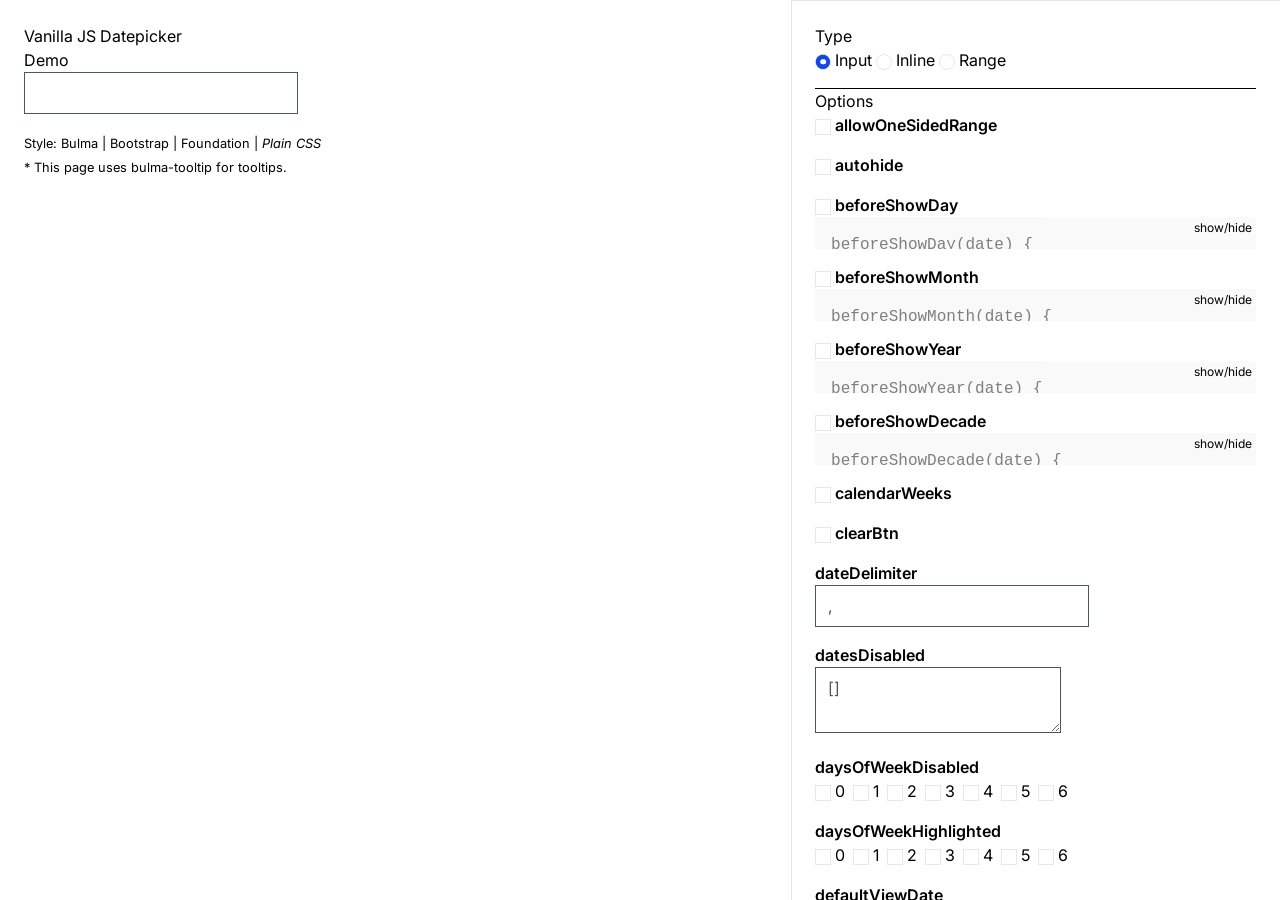
<file: node_modules/flowbite-datepicker/demo/index.html>
<!DOCTYPE html>
<html class="">
  <head>
    <meta charset="utf-8">
    <meta name="viewport" content="width=device-width, initial-scale=1">
    <title>Vanilla JS Datepicker Demo</title>
    <link rel="stylesheet" href="./../dist/css/datepicker.min.css" />
    <style type="text/css">
      pre {
        background-color: #f5f5f5;
        padding: 1rem;
        overflow-x: auto;
      }
      .section {
        padding: 1.5rem;
      }
      .field {
        margin-bottom: 1em;
      }
      .has-addons {
        display: flex;
      }
      .has-addons .control a {
        padding-left: 0.5rem;
        padding-right: 0.5rem;
      }
      .label {
        font-weight: 600;
      }

      aside {
        position: fixed;
        top: 0;
        bottom: 0;
        right: -300px;
        width: 300px;
        overflow: auto;
        background-color: #fff;
        box-shadow: inset 1px 1px rgba(0, 0, 0, 10%);
        transition: right 0.3s;
      }
      .open aside {
        right: 0;
      }
      aside hr {
        margin-top: 0.5rem;
      }
      .code-wrap {
        position: relative;
      }
      .code-wrap pre:not(.is-active) {
        height: 0;
        overflow: hidden;
        opacity: 0.5;
      }
      .code-wrap .collapse-button {
        position: absolute;
        top: 0;
        right: 0;
        left: auto;
        cursor: pointer;
        padding: 0.125rem 0.25rem;
        font-size: 0.75rem;
      }
      label.checkbox {
        display: inline-block;
      }
      .help {
        margin: 0;
      }
      .help.is-danger {
        color: #f14668;
      }

      .toggle-btn {
        position: fixed;
        top: 0.75rem;
        right: 0.75rem;
        width: 1.5rem;
        background-color: #fff;
        line-height: 1.5rem;
        border: 1px solid rgba(0, 0, 0, 10%);
        border-radius: 2px;
        box-shadow: 1px 1px rgba(0, 0, 0, 10%);
        cursor: pointer;
      }
      .toggle-btn::before {
        content: '\25c0';
        padding-left: 0.25rem;
      }
      .open .toggle-btn::before {
        content: '\25b6';
      }

      .has-background-info {
        background-color: cyan;
      }
      .has-text-success {
        color: green;
      }

      @media (min-width: 481px) {
        main {
          margin-right: 38.1966%;
        }
        aside {
          right: 0;
          width: 38.1966%;
        }
        .toggle-btn {
          display: none;
        }
      }
    </style>
  </head>
  <body class="dark:bg-neutral-primary">
    <main>
      <section class="container section is-fluid">
        <div class="columns">
          <div class="column">
            <p>Vanilla JS Datepicker</p>
            <h1 class="title">Demo</h1>
            <div id="sandbox"></div>
          </div>
        </div>
        <div class="columns">
          <div class="column">
            <p><small>Style: <a href="index.html">Bulma</a> | <a href="bs4.html">Bootstrap</a> | <a href="foundation.html">Foundation</a> | <em>Plain CSS</em></small></p>
            <p><small>* This page uses <a href="https://wikiki.github.io/elements/tooltip/" target="_blank">bulma-tooltip</a> for tooltips.</small></p>
          </div>
        </div>
      </section>
    </main>

    <aside>
      <section class="section">
        <div class="tile is-parent is-vertical">
          <div class="tile is-child">
            <h4 class="subtitle">Type</h4>
            <form id="types">
              <div class="field">
                <div class="control">
                  <label class="radio">
                    <input type="radio" name="type" value="input" checked>
                    Input
                  </label>
                  <label class="radio">
                    <input type="radio" name="type" value="inline">
                    Inline
                  </label>
                  <label class="radio">
                    <input type="radio" name="type" value="range">
                    Range
                  </label>
                </div>
              </div>
            </form>
          </div>
          <hr>
          <div class="tile is-child">
            <h4 class="subtitle">Options</h4>
            <form id="options">

              <div class="field">
                <div class="control tooltip" data-tooltip="Only effective in range picker">
                  <label class="label checkbox">
                    <input type="checkbox" name="allowOneSidedRange" value="true">
                    allowOneSidedRange
                  </label>
                </div>
              </div>

              <div class="field">
                <div class="control">
                  <label class="label checkbox">
                    <input type="checkbox" name="autohide" value="true">
                    autohide
                  </label>
                </div>
              </div>

              <div class="field">
                <div class="control">
                  <label class="label checkbox">
                    <input type="checkbox" name="beforeShowDay" value="true">
                    beforeShowDay
                  </label>
                </div>
                <div class="code-wrap">
                  <pre id="code-beforeShowDay"></pre>
                  <div class="collapse-button" data-target="code-beforeShowDay">show/hide</div>
                </div>
              </div>

              <div class="field">
                <div class="control">
                  <label class="label checkbox">
                    <input type="checkbox" name="beforeShowMonth" value="true">
                    beforeShowMonth
                  </label>
                </div>
                <div class="code-wrap">
                  <pre id="code-beforeShowMonth"></pre>
                  <div class="collapse-button" data-target="code-beforeShowMonth">show/hide</div>
                </div>
              </div>

              <div class="field">
                <div class="control">
                  <label class="label checkbox">
                    <input type="checkbox" name="beforeShowYear" value="true">
                    beforeShowYear
                  </label>
                </div>
                <div class="code-wrap">
                  <pre id="code-beforeShowYear"></pre>
                  <div class="collapse-button" data-target="code-beforeShowYear">show/hide</div>
                </div>
              </div>

              <div class="field">
                <div class="control">
                  <label class="label checkbox">
                    <input type="checkbox" name="beforeShowDecade" value="true">
                    beforeShowDecade
                  </label>
                </div>
                <div class="code-wrap">
                  <pre id="code-beforeShowDecade"></pre>
                  <div class="collapse-button" data-target="code-beforeShowDecade">show/hide</div>
                </div>
              </div>

              <div class="field">
                <div class="control">
                  <label class="label checkbox">
                    <input type="checkbox" name="calendarWeeks" value="true">
                    calendarWeeks
                  </label>
                </div>
              </div>

              <div class="field">
                <div class="control">
                  <label class="label checkbox">
                    <input type="checkbox" name="clearBtn" value="true">
                    clearBtn
                  </label>
                </div>
              </div>

              <div class="field">
                <label class="label">dateDelimiter</label>
                <div class="control">
                  <input type="text" class="input" name="dateDelimiter" placeholder=",">
                </div>
              </div>

              <div class="field">
                <label class="label">datesDisabled</label>
                <div class="control tooltip" data-tooltip="enter in JSON format">
                  <textarea class="input" name="datesDisabled" placeholder="[]"></textarea>
                </div>
              </div>

              <div class="field">
                <label class="label">daysOfWeekDisabled</label>
                <div class="control">
                  <label class="checkbox">
                    <input type="checkbox" name="daysOfWeekDisabled" value="0"> 0
                  </label>&nbsp;
                  <label class="checkbox">
                    <input type="checkbox" name="daysOfWeekDisabled" value="1"> 1
                  </label>&nbsp;
                  <label class="checkbox">
                    <input type="checkbox" name="daysOfWeekDisabled" value="2"> 2
                  </label>&nbsp;
                  <label class="checkbox">
                    <input type="checkbox" name="daysOfWeekDisabled" value="3"> 3
                  </label>&nbsp;
                  <label class="checkbox">
                    <input type="checkbox" name="daysOfWeekDisabled" value="4"> 4
                  </label>&nbsp;
                  <label class="checkbox">
                    <input type="checkbox" name="daysOfWeekDisabled" value="5"> 5
                  </label>&nbsp;
                  <label class="checkbox">
                    <input type="checkbox" name="daysOfWeekDisabled" value="6"> 6
                  </label>&nbsp;
                </div>
              </div>

              <div class="field">
                <label class="label">daysOfWeekHighlighted</label>
                <div class="control">
                  <label class="checkbox">
                    <input type="checkbox" name="daysOfWeekHighlighted" value="0"> 0
                  </label>&nbsp;
                  <label class="checkbox">
                    <input type="checkbox" name="daysOfWeekHighlighted" value="1"> 1
                  </label>&nbsp;
                  <label class="checkbox">
                    <input type="checkbox" name="daysOfWeekHighlighted" value="2"> 2
                  </label>&nbsp;
                  <label class="checkbox">
                    <input type="checkbox" name="daysOfWeekHighlighted" value="3"> 3
                  </label>&nbsp;
                  <label class="checkbox">
                    <input type="checkbox" name="daysOfWeekHighlighted" value="4"> 4
                  </label>&nbsp;
                  <label class="checkbox">
                    <input type="checkbox" name="daysOfWeekHighlighted" value="5"> 5
                  </label>&nbsp;
                  <label class="checkbox">
                    <input type="checkbox" name="daysOfWeekHighlighted" value="6"> 6
                  </label>&nbsp;
                </div>
              </div>

              <div class="field">
                <label class="label">defaultViewDate</label>
                <div class="control">
                  <input type="text" class="input" name="defaultViewDate" placeholder="today">
                </div>
              </div>

              <div class="field">
                <div class="control">
                  <label class="label checkbox">
                    <input type="checkbox" name="disableTouchKeyboard" value="true">
                    disableTouchKeyboard
                  </label>
                </div>
              </div>

              <div class="field">
                <label class="label">format</label>
                <div class="control">
                  <input type="text" class="input" name="format" placeholder="mm/dd/yyyy">
                </div>
              </div>

              <div class="field">
                <label class="label">language</label>
                <div class="control">
                  <div class="select">
                    <select name="language" >
                      <option value="en">en – English (US)</option>
                    </select>
                  </div>
                </div>
              </div>

              <div class="field">
                <label class="label">maxDate</label>
                <div class="control">
                  <input type="text" class="input" name="maxDate" placeholder="null">
                </div>
              </div>

              <div class="field">
                <label class="label">maxNumberOfDates</label>
                <div class="control tooltip" data-tooltip="Not effective in range picker">
                  <input type="text" class="input" name="maxNumberOfDates" placeholder="1">
                </div>
              </div>

              <div class="field">
                <label class="label">maxView</label>
                <div class="control">
                  <div class="select">
                    <select name="maxView">
                      <option value="0">0 – days</option>
                      <option value="1">1 – months</option>
                      <option value="2">2 – years</option>
                      <option value="3" selected>3 – decades</option>
                    </select>
                  </div>
                </div>
              </div>

              <div class="field">
                <label class="label">minDate</label>
                <div class="control">
                  <input type="text" class="input" name="minDate" placeholder="null">
                </div>
              </div>

              <div class="field">
                <label class="label">nextArrow</label>
                <div class="control">
                  <textarea class="input" name="nextArrow" placeholder="»"></textarea>
                </div>
              </div>

              <div class="field">
                <label class="label">orientation</label>
                <div class="control">
                  <div class="select">
                    <select name="orientation" >
                      <option value="auto">auto</option>
                      <option value="top auto">top auto</option>
                      <option value="bottom auto">bottom auto</option>
                      <option value="auto left">auto left</option>
                      <option value="top left">top left</option>
                      <option value="bottom left">bottom left</option>
                      <option value="auto right">auto right</option>
                      <option value="top right">top right</option>
                      <option value="bottom right">bottom right</option>
                    </select>
                  </div>
                </div>
              </div>

              <div class="field">
                <label class="label">pickLevel</label>
                <div class="control">
                  <div class="select">
                    <select name="pickLevel">
                      <option value="0">0 – date</option>
                      <option value="1">1 – month</option>
                      <option value="2">2 – year</option>
                    </select>
                  </div>
                </div>
              </div>

              <div class="field">
                <label class="label">prevArrow</label>
                <div class="control">
                  <textarea class="input" name="prevArrow" placeholder="«"></textarea>
                </div>
              </div>

              <div class="field">
                <div class="control">
                  <label class="label checkbox">
                    <input type="checkbox" name="showDaysOfWeek" value="true" checked>
                    showDaysOfWeek
                  </label>
                </div>
              </div>

              <div class="field">
                <div class="control">
                  <label class="label checkbox">
                    <input type="checkbox" name="showOnClick" value="true" checked>
                    showOnClick
                  </label>
                </div>
              </div>

              <div class="field">
                <div class="control">
                  <label class="label checkbox">
                    <input type="checkbox" name="showOnFocus" value="true" checked>
                    showOnFocus
                  </label>
                </div>
              </div>

              <div class="field">
                <label class="label">startView</label>
                <div class="control">
                  <div class="select">
                    <select name="startView">
                      <option value="0">0 – days</option>
                      <option value="1">1 – months</option>
                      <option value="2">2 – years</option>
                      <option value="3">3 – decades</option>
                    </select>
                  </div>
                </div>
              </div>

              <div class="field">
                <label class="label">title</label>
                <div class="control">
                  <input type="text" class="input" name="title">
                </div>
              </div>

              <div class="field">
                <div class="control">
                  <label class="label checkbox">
                    <input type="checkbox" name="todayBtn" value="true">
                    todayBtn
                  </label>
                </div>
              </div>

              <div class="field">
                <label class="label">todayBtnMode</label>
                <div class="control">
                  <div class="select">
                    <select name="todayBtnMode">
                      <option value="0">0 – focus</option>
                      <option value="1">1 – select</option>
                    </select>
                  </div>
                </div>
              </div>

              <div class="field">
                <div class="control">
                  <label class="label checkbox">
                    <input type="checkbox" name="todayHighlight" value="true">
                    todayHighlight
                  </label>
                </div>
              </div>

              <div class="field">
                <div class="control">
                  <label class="label checkbox">
                    <input type="checkbox" name="updateOnBlur" value="true" checked>
                    updateOnBlur
                  </label>
                </div>
              </div>

              <div class="field">
                <label class="label">weekStart</label>
                <div class="control">
                  <input type="text" class="input" name="weekStart" placeholder="0">
                </div>
              </div>

            </form>
          </div>
          <hr>
          <div class="tile is-child">
            <h4 class="subtitle">Text direction</h4>
            <form id="direction">
              <div class="field">
                <div class="control">
                  <label class="radio">
                    <input type="radio" name="direction" value="ltr" checked>
                    LTR
                  </label>
                  <label class="radio">
                    <input type="radio" name="direction" value="rtl">
                    RTL
                  </label>
                </div>
              </div>
            </form>
          </div>
        </div>
      </section>
    </aside>

    <div class="toggle-btn"></div>
    <script src="../dist/main.umd.js"></script>
    <script src="./live-demo.js"></script>
    <script>
      /*global initialize onChangeType onChnageDirection onChangeInputOption onChangeInputOption onChangeTextareaOption onClickCheckboxOptions switchPicker */
      initialize();

      document.getElementById('types').querySelectorAll('input').forEach((el) => {
        el.addEventListener('change', onChangeType);
      });

      document.getElementById('direction').querySelectorAll('input').forEach((el) => {
        el.addEventListener('change', onChnageDirection);
      });

      const optsForm = document.getElementById('options');
      optsForm.querySelectorAll('input[type=text], input[type=radio], select').forEach((el) => {
        el.addEventListener('change', onChangeInputOption);
      });
      optsForm.querySelectorAll('textarea').forEach((el) => {
        el.addEventListener('change', onChangeTextareaOption);
      });
      optsForm.querySelectorAll('.checkbox').forEach((el) => {
        el.addEventListener('click', onClickCheckboxOptions);
      });

      switchPicker('input');
    </script>
  </body>
</html>
</file>
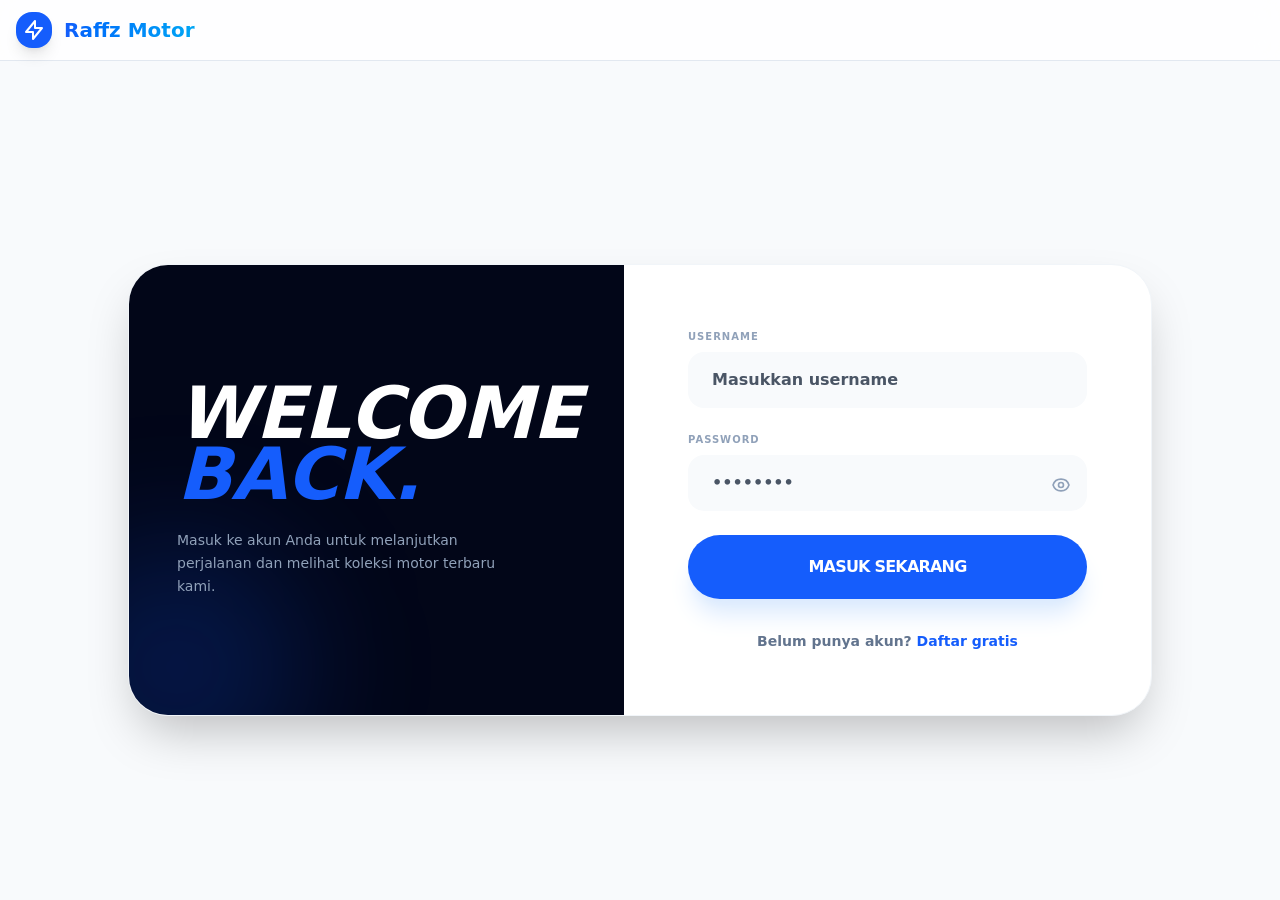
<file: view/Akun.html>
<!doctype html>
<html lang="en">
  <head>
    <meta charset="UTF-8" />
    <meta name="viewport" content="width=device-width, initial-scale=1.0" />
    <title>Profil Saya - Raffz Motor</title>
    <link href="/src/output.css" rel="stylesheet" />
  </head>
  <body class="bg-slate-50 min-h-screen font-sans">
    <nav
      class="fixed top-0 left-0 right-0 z-30 bg-white/80 backdrop-blur-md border-b border-slate-200"
    >
      <div
        class="max-w-screen-xl mx-auto px-4 py-3 flex items-center justify-between gap-4"
      >
        <a href="./produk.html" class="flex items-center gap-3">
          <div class="bg-blue-600 p-1.5 rounded-lg shadow-lg shadow-blue-200">
            <svg
              class="w-6 h-6 text-white"
              fill="none"
              stroke="currentColor"
              viewBox="0 0 24 24"
            >
              <path
                stroke-linecap="round"
                stroke-linejoin="round"
                stroke-width="2"
                d="M13 10V3L4 14h7v7l9-11h-7z"
              />
            </svg>
          </div>
          <span
            class="text-xl font-bold bg-clip-text text-transparent bg-gradient-to-r from-blue-600 to-sky-500"
            >Raffz Motor</span
          >
        </a>

        <div class="flex items-center gap-3">
          <a
            href="./produk.html"
            class="text-sm font-semibold text-blue-600 hover:bg-blue-50 px-4 py-2 rounded-xl transition"
            >Kembali Belanja</a
          >
          <div class="relative">
            <button
              id="dropdownAvatarNameButton"
              class="flex items-center gap-2 p-1 pr-3 text-sm font-medium text-slate-700 rounded-full hover:bg-slate-100 transition focus:ring-4 focus:ring-blue-100"
              type="button"
            >
              <img
                class="w-8 h-8 rounded-full border border-blue-200"
                src="../Profile/alya.jpeg"
                alt="user photo"
              />
              <span id="dropdown-name-button" class="hidden sm:inline"
                >User</span
              >
              <svg
                class="w-4 h-4 text-slate-400"
                fill="none"
                stroke="currentColor"
                viewBox="0 0 24 24"
              >
                <path
                  stroke-linecap="round"
                  stroke-linejoin="round"
                  stroke-width="2"
                  d="M19 9l-7 7-7-7"
                />
              </svg>
            </button>
            <div
              id="dropdownAvatarName"
              class="z-50 hidden absolute right-0 mt-2 w-64 bg-white rounded-2xl shadow-xl border border-slate-100 overflow-hidden"
            >
              <ul class="p-2 text-sm font-medium">
                <li>
                  <a
                    href="./produk.html"
                    class="flex items-center gap-3 px-3 py-2.5 text-slate-600 hover:bg-blue-50 rounded-xl transition"
                    >Produk</a
                  >
                </li>
                <li class="mt-1 pt-1 border-t border-slate-100">
                  <button
                    id="logout-nav-btn"
                    class="flex items-center gap-3 w-full px-3 py-2.5 text-red-500 hover:bg-red-50 rounded-xl transition"
                  >
                    Keluar
                  </button>
                </li>
              </ul>
            </div>
          </div>
        </div>
      </div>
    </nav>

    <main class="pt-24 pb-20">
      <section class="max-w-screen-xl mx-auto px-4">
        <!-- Profile Header Card -->
        <div
          class="relative overflow-hidden rounded-[32px] bg-gradient-to-r from-blue-600 to-sky-400 p-8 md:p-12 shadow-2xl shadow-blue-200 mb-8 text-center md:text-left"
        >
          <div
            class="relative z-10 flex flex-col md:flex-row items-center gap-6"
          >
            <div class="relative">
              <img
                id="profile-img"
                src="../Profile/alya.jpeg"
                class="w-28 h-28 md:w-32 md:h-32 rounded-full border-4 border-white/30 shadow-xl object-cover"
                alt="Profile"
              />
              <div
                class="absolute bottom-1 right-1 bg-green-500 w-6 h-6 rounded-full border-4 border-white"
              ></div>
            </div>
            <div>
              <h1
                id="akun-nama"
                class="text-3xl md:text-4xl font-extrabold text-white"
              >
                Memuat...
              </h1>
              <p id="akun-username" class="text-blue-100 text-lg opacity-90">
                @username
              </p>
            </div>
          </div>
          <div
            class="absolute -top-12 -right-12 w-64 h-64 bg-white/10 rounded-full blur-3xl"
          ></div>
        </div>

        <!-- Detail Information -->
        <div class="grid grid-cols-1 lg:grid-cols-3 gap-8">
          <div class="lg:col-span-2 space-y-6">
            <div
              class="bg-white rounded-[24px] p-8 border border-slate-100 shadow-sm"
            >
              <h2
                class="text-xl font-bold text-slate-800 mb-6 flex items-center gap-2"
              >
                <svg
                  class="w-5 h-5 text-blue-600"
                  fill="none"
                  stroke="currentColor"
                  viewBox="0 0 24 24"
                >
                  <path
                    stroke-linecap="round"
                    stroke-linejoin="round"
                    stroke-width="2"
                    d="M16 7a4 4 0 11-8 0 4 4 0 018 0zM12 14a7 7 0 00-7 7h14a7 7 0 00-7-7z"
                  />
                </svg>
                Informasi Pribadi
              </h2>
              <div class="grid grid-cols-1 md:grid-cols-2 gap-6">
                <div class="space-y-1">
                  <label
                    class="text-xs font-bold text-slate-400 uppercase tracking-wider"
                    >Nama Lengkap</label
                  >
                  <div
                    id="nama-card"
                    class="bg-slate-50 p-4 rounded-2xl text-slate-700 font-semibold border border-slate-100"
                  >
                    User
                  </div>
                </div>
                <div class="space-y-1">
                  <label
                    class="text-xs font-bold text-slate-400 uppercase tracking-wider"
                    >Username</label
                  >
                  <div
                    id="username-card"
                    class="bg-slate-50 p-4 rounded-2xl text-slate-700 font-semibold border border-slate-100"
                  >
                    @username
                  </div>
                </div>
              </div>
            </div>
          </div>

          <!-- Sidebar Actions -->
          <div class="space-y-6">
            <div
              class="bg-white rounded-[24px] p-6 border border-slate-100 shadow-sm"
            >
              <h3 class="font-bold text-slate-800 mb-4">Pengaturan Akun</h3>
              <div class="space-y-2">
                <button
                  class="w-full text-left px-4 py-3 rounded-xl hover:bg-slate-50 text-slate-600 font-medium transition flex items-center justify-between group"
                >
                  Edit Profil
                  <svg
                    class="w-4 h-4 text-slate-300 group-hover:text-blue-500 transition"
                    fill="none"
                    stroke="currentColor"
                    viewBox="0 0 24 24"
                  >
                    <path
                      stroke-linecap="round"
                      stroke-linejoin="round"
                      stroke-width="2"
                      d="M9 5l7 7-7 7"
                    />
                  </svg>
                </button>
                <button
                  class="w-full text-left px-4 py-3 rounded-xl hover:bg-slate-50 text-slate-600 font-medium transition flex items-center justify-between group"
                >
                  Keamanan
                  <svg
                    class="w-4 h-4 text-slate-300 group-hover:text-blue-500 transition"
                    fill="none"
                    stroke="currentColor"
                    viewBox="0 0 24 24"
                  >
                    <path
                      stroke-linecap="round"
                      stroke-linejoin="round"
                      stroke-width="2"
                      d="M9 5l7 7-7 7"
                    />
                  </svg>
                </button>
                <div class="pt-2">
                  <button
                    id="logout-btn"
                    class="w-full flex items-center justify-center gap-2 bg-red-50 text-red-500 font-bold py-4 rounded-2xl hover:bg-red-500 hover:text-white transition shadow-sm active:scale-95"
                  >
                    <svg
                      class="w-5 h-5"
                      fill="none"
                      stroke="currentColor"
                      viewBox="0 0 24 24"
                    >
                      <path
                        stroke-linecap="round"
                        stroke-linejoin="round"
                        stroke-width="2"
                        d="M17 16l4-4m0 0l-4-4m4 4H7m6 4v1a3 3 0 01-3 3H6a3 3 0 01-3-3V7a3 3 0 013-3h4a3 3 0 013 3v1"
                      />
                    </svg>
                    Keluar Akun
                  </button>
                </div>
              </div>
            </div>

            <div
              class="bg-blue-600 rounded-[24px] p-6 text-white shadow-xl shadow-blue-200"
            >
              <h3 class="font-bold text-lg mb-2">Butuh Bantuan?</h3>
              <p class="text-blue-100 text-sm mb-4">
                Hubungi tim dukungan kami jika Anda mengalami kendala pada akun
                Anda.
              </p>
              <a
                href="#"
                class="inline-block bg-white/20 hover:bg-white/30 px-4 py-2 rounded-xl text-sm font-bold transition"
                >Hubungi CS</a
              >
            </div>
          </div>
        </div>
      </section>
    </main>

    <script src="/script/akun.js"></script>
    <script src="/script/paksamasuk.js"></script>
  </body>
</html>
</file>
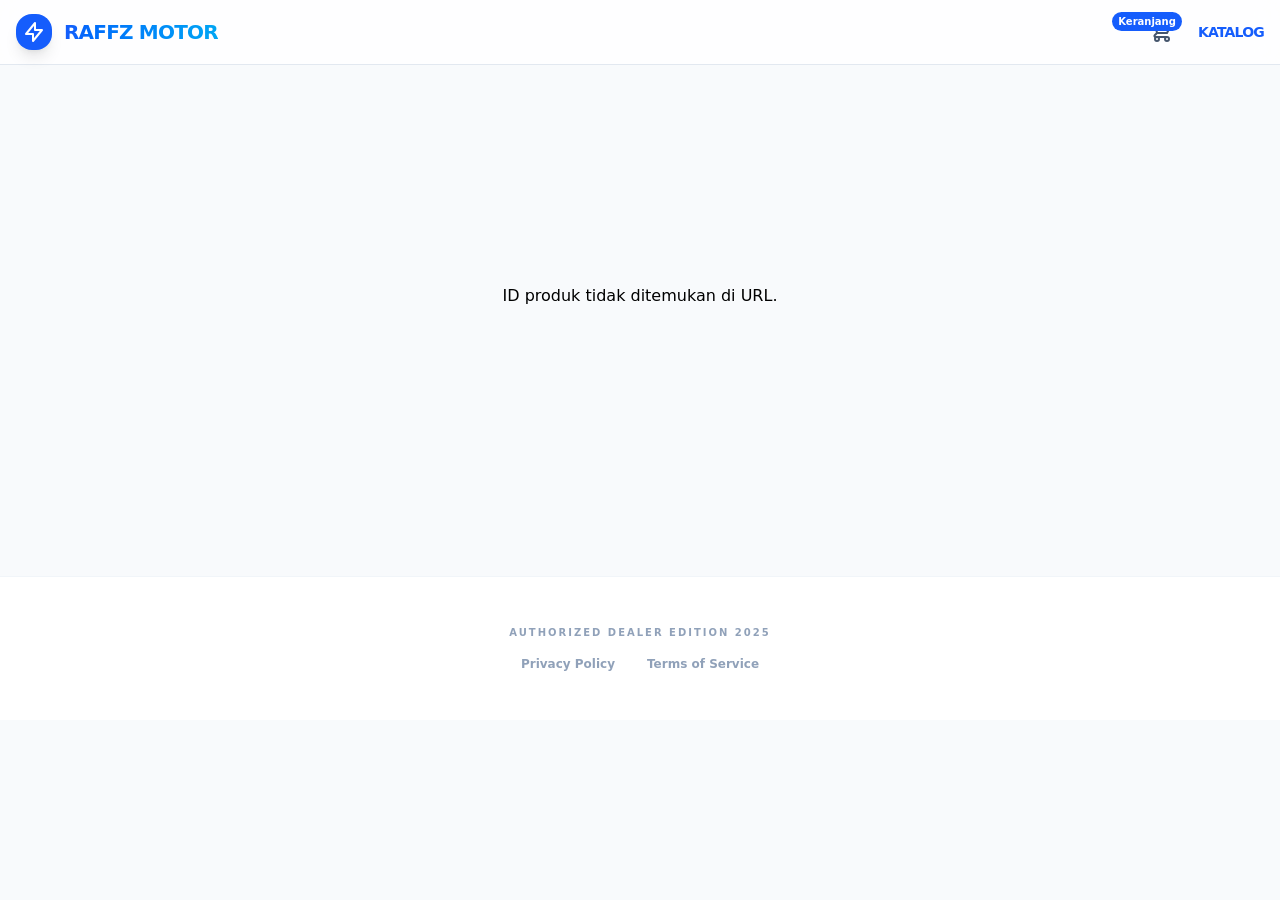
<file: view/Detail.html>
<!doctype html>
<html lang="en">
  <head>
    <meta charset="UTF-8" />
    <meta name="viewport" content="width=device-width, initial-scale=1.0" />
    <title>Detail Motor - Raffz Motor</title>
    <link href="/src/output.css" rel="stylesheet" />
  </head>
  <body class="bg-slate-50 min-h-screen font-sans">
    <nav
      class="fixed top-0 left-0 right-0 z-30 bg-white/80 backdrop-blur-md border-b border-slate-200"
    >
      <div
        class="max-w-screen-xl mx-auto px-4 py-3 flex items-center justify-between"
      >
        <a href="./index.html" class="flex items-center gap-3">
          <div class="bg-blue-600 p-1.5 rounded-lg shadow-lg">
            <svg
              class="w-6 h-6 text-white"
              fill="none"
              stroke="currentColor"
              viewBox="0 0 24 24"
            >
              <path
                stroke-linecap="round"
                stroke-linejoin="round"
                stroke-width="2"
                d="M13 10V3L4 14h7v7l9-11h-7z"
              />
            </svg>
          </div>
          <span
            class="text-xl font-bold bg-clip-text text-transparent bg-gradient-to-r from-blue-600 to-sky-500 uppercase tracking-tighter"
            >Raffz Motor</span
          >
        </a>

        <div class="flex items-center gap-4">
          <a
            href="./keranjang.html"
            class="p-2 text-slate-600 hover:bg-slate-100 rounded-full transition relative"
          >
            <svg
              class="w-6 h-6"
              fill="none"
              stroke="currentColor"
              viewBox="0 0 24 24"
            >
              <path
                stroke-linecap="round"
                stroke-linejoin="round"
                stroke-width="2"
                d="M3 3h2l.4 2M7 13h10l4-8H5.4M7 13L5.4 5M7 13l-2.293 2.293c-.63.63-.184 1.707.707 1.707H17m0 0a2 2 0 100 4 2 2 0 000-4zm-8 2a2 2 0 11-4 0 2 2 0 014 0z"
              />
            </svg>
            <span
              id="cart-link"
              class="absolute top-0 right-0 bg-blue-600 text-white text-[10px] font-black px-1.5 py-0.5 rounded-full"
            ></span>
          </a>
          <a
            href="./produk.html"
            class="text-sm font-black uppercase tracking-tighter text-blue-600 hover:text-slate-900 transition"
            >Katalog</a
          >
        </div>
      </div>
    </nav>

    <main class="pt-24 pb-20">
      <div class="max-w-screen-xl mx-auto px-4">
        <div
          id="detail-container"
          class="min-h-[400px] flex items-center justify-center"
        >
          <div class="flex flex-col items-center gap-4">
            <div
              class="w-12 h-12 border-4 border-blue-600 border-t-transparent rounded-full animate-spin"
            ></div>
            <p
              class="text-slate-400 font-bold uppercase tracking-widest text-xs"
            >
              Mempersiapkan Data...
            </p>
          </div>
        </div>
      </div>
    </main>

    <footer class="bg-white border-t border-slate-100 py-12">
      <div class="max-w-screen-xl mx-auto px-4 text-center">
        <p
          class="text-slate-400 text-[10px] font-black uppercase tracking-[0.2em] mb-4"
        >
          Authorized Dealer Edition 2025
        </p>
        <div class="flex justify-center gap-8">
          <a
            href="#"
            class="text-slate-400 hover:text-blue-600 transition text-xs font-bold"
            >Privacy Policy</a
          >
          <a
            href="#"
            class="text-slate-400 hover:text-blue-600 transition text-xs font-bold"
            >Terms of Service</a
          >
        </div>
      </div>
    </footer>

    <script src="/script/detail.js"></script>
  </body>
</html>
</file>
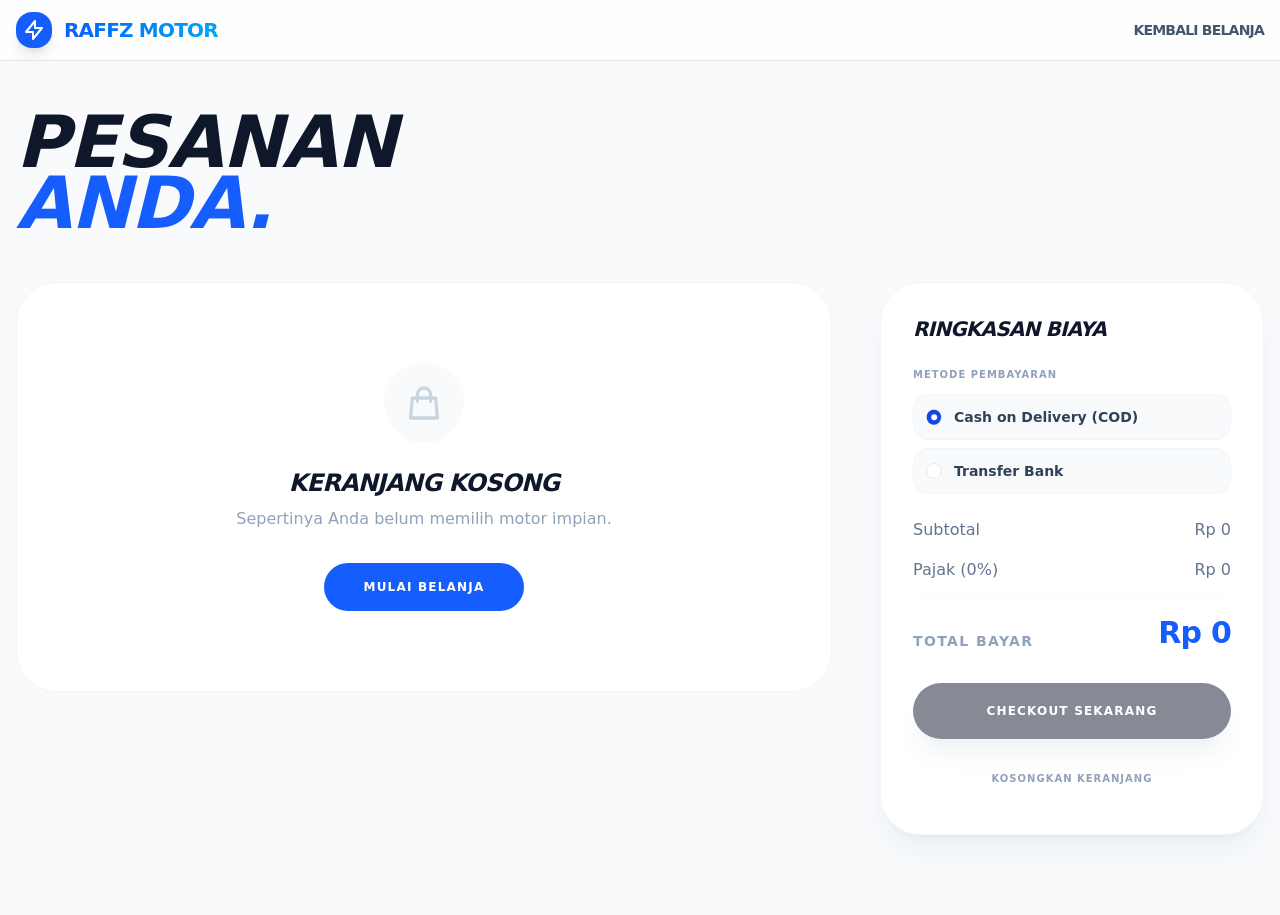
<file: view/keranjang.html>
<!doctype html>
<html lang="en">
  <head>
    <meta charset="UTF-8" />
    <meta name="viewport" content="width=device-width, initial-scale=1.0" />
    <title>Keranjang</title>
    <link href="/src/output.css" rel="stylesheet" />
  </head>
  <body class="bg-slate-50 min-h-screen font-sans">
    <nav
      class="fixed top-0 left-0 right-0 z-30 bg-white/80 backdrop-blur-md border-b border-slate-200"
    >
      <div
        class="max-w-screen-xl mx-auto px-4 py-3 flex items-center justify-between"
      >
        <a href="./index.html" class="flex items-center gap-3">
          <div class="bg-blue-600 p-1.5 rounded-lg shadow-lg">
            <svg
              class="w-6 h-6 text-white"
              fill="none"
              stroke="currentColor"
              viewBox="0 0 24 24"
            >
              <path
                stroke-linecap="round"
                stroke-linejoin="round"
                stroke-width="2"
                d="M13 10V3L4 14h7v7l9-11h-7z"
              />
            </svg>
          </div>
          <span
            class="text-xl font-bold bg-clip-text text-transparent bg-gradient-to-r from-blue-600 to-sky-500 uppercase tracking-tighter"
            >Raffz Motor</span
          >
        </a>
        <a
          href="./produk.html"
          class="text-sm font-black uppercase tracking-tighter text-slate-600 hover:text-blue-600 transition"
          >Kembali Belanja</a
        >
      </div>
    </nav>

    <main class="max-w-screen-xl mx-auto px-4 pt-28 pb-20">
      <div class="mb-12">
        <h1
          class="text-5xl lg:text-7xl font-black text-slate-900 leading-[0.85] tracking-tighter italic uppercase"
        >
          Pesanan <br /><span class="text-blue-600">Anda.</span>
        </h1>
      </div>

      <div class="grid grid-cols-1 lg:grid-cols-3 gap-12">
        <div class="lg:col-span-2 space-y-6" id="cart-items"></div>

        <div class="lg:col-span-1">
          <div
            class="bg-white rounded-[40px] p-8 border border-slate-100 shadow-xl shadow-blue-900/5 sticky top-28"
          >
            <h2
              class="text-xl font-black text-slate-900 uppercase tracking-tighter mb-6 italic"
            >
              Ringkasan Biaya
            </h2>

            <div class="mb-6">
              <label
                class="text-[10px] font-black text-slate-400 uppercase tracking-widest mb-3 block"
                >Metode Pembayaran</label
              >
              <div class="space-y-2">
                <label
                  class="flex items-center gap-3 p-3 bg-slate-50 rounded-2xl border border-slate-100 cursor-pointer hover:border-blue-200 transition-all"
                >
                  <input
                    type="radio"
                    name="payment-method"
                    value="COD"
                    checked
                    class="w-4 h-4 text-blue-600 focus:ring-blue-500"
                  />
                  <span class="text-sm font-bold text-slate-700"
                    >Cash on Delivery (COD)</span
                  >
                </label>
                <label
                  class="flex items-center gap-3 p-3 bg-slate-50 rounded-2xl border border-slate-100 cursor-pointer hover:border-blue-200 transition-all"
                >
                  <input
                    type="radio"
                    name="payment-method"
                    value="Transfer Bank"
                    class="w-4 h-4 text-blue-600 focus:ring-blue-500"
                  />
                  <span class="text-sm font-bold text-slate-700"
                    >Transfer Bank</span
                  >
                </label>
              </div>
            </div>

            <div class="space-y-4 mb-8">
              <div class="flex justify-between text-slate-500 font-medium">
                <span>Subtotal</span>
                <span id="subtotal-display">Rp 0</span>
              </div>
              <div class="flex justify-between text-slate-500 font-medium">
                <span>Pajak (0%)</span>
                <span>Rp 0</span>
              </div>
              <div
                class="pt-4 border-t border-slate-50 flex justify-between items-end"
              >
                <span
                  class="text-sm font-black text-slate-400 uppercase tracking-widest"
                  >Total Bayar</span
                >
                <span
                  id="cart-total"
                  class="text-3xl font-black text-blue-600 tracking-tighter"
                  >Rp 0</span
                >
              </div>
            </div>
            <button
              id="checkout-btn"
              class="w-full py-5 bg-slate-900 text-white font-black rounded-full hover:bg-blue-600 transition-all shadow-xl shadow-slate-200 uppercase tracking-widest text-xs mb-4 active:scale-95"
            >
              Checkout Sekarang
            </button>
            <button
              id="clear-cart"
              class="w-full py-4 text-slate-400 font-black hover:text-red-500 transition-all uppercase tracking-widest text-[10px]"
            >
              Kosongkan Keranjang
            </button>
          </div>
        </div>
      </div>
    </main>

    <script src="/script/keranjang.js"></script>
  </body>
</html>
</file>
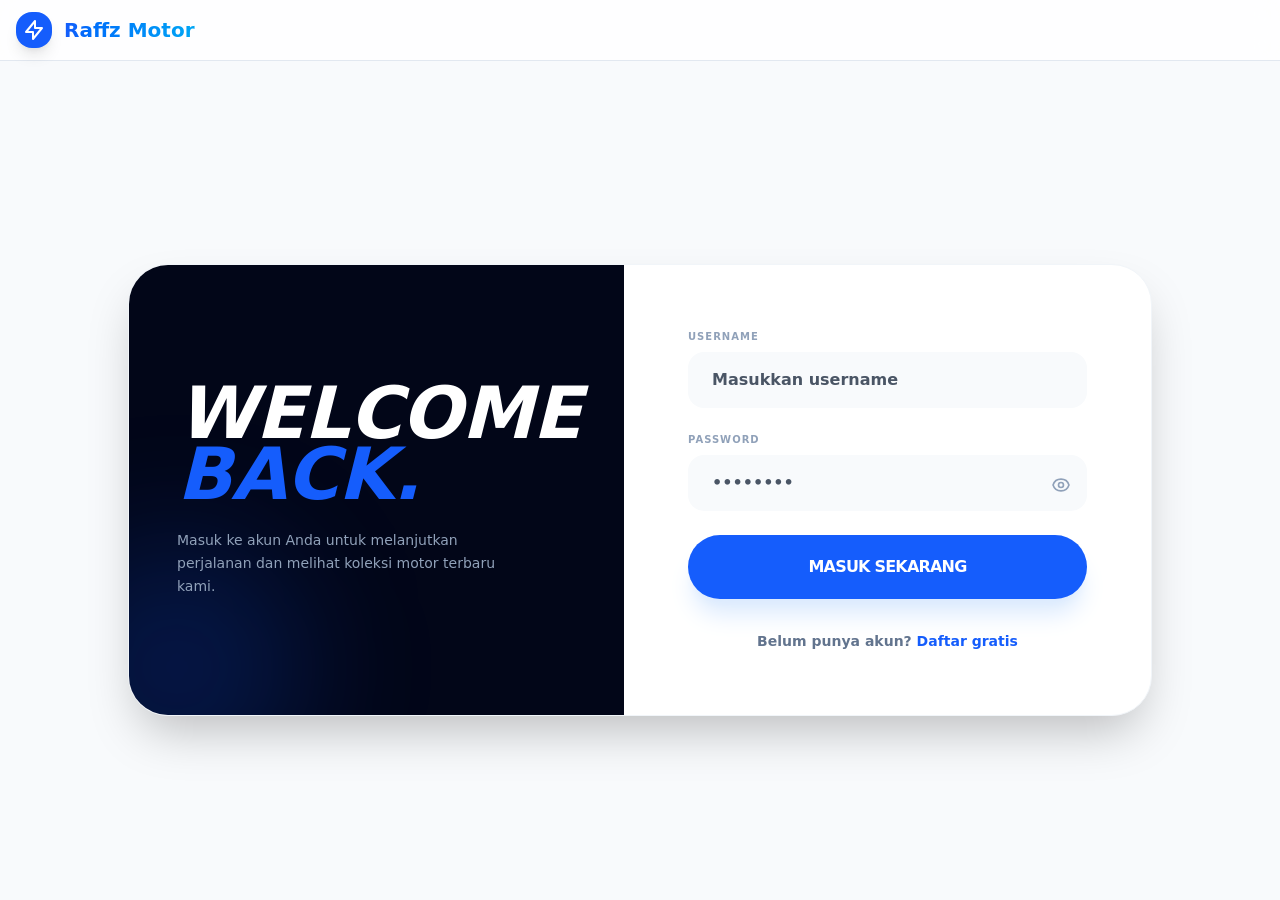
<file: view/login.html>
<!doctype html>
<html lang="en">
  <head>
    <meta charset="UTF-8" />
    <meta name="viewport" content="width=device-width, initial-scale=1.0" />
    <title>Login - Raffz Motor</title>
    <link href="/src/output.css" rel="stylesheet" />
  </head>
  <body class="bg-slate-50 min-h-screen font-sans flex flex-col">
    <nav
      class="fixed top-0 left-0 right-0 z-30 bg-white/80 backdrop-blur-md border-b border-slate-200"
    >
      <div
        class="max-w-screen-xl mx-auto px-4 py-3 flex items-center justify-between"
      >
        <a href="./index.html" class="flex items-center gap-3">
          <div class="bg-blue-600 p-1.5 rounded-lg shadow-lg">
            <svg
              class="w-6 h-6 text-white"
              fill="none"
              stroke="currentColor"
              viewBox="0 0 24 24"
            >
              <path
                stroke-linecap="round"
                stroke-linejoin="round"
                stroke-width="2"
                d="M13 10V3L4 14h7v7l9-11h-7z"
              />
            </svg>
          </div>
          <span
            class="text-xl font-bold bg-clip-text text-transparent bg-gradient-to-r from-blue-600 to-sky-500"
            >Raffz Motor</span
          >
        </a>
      </div>
    </nav>

    <main class="flex-1 flex items-center justify-center p-4 pt-24">
      <div
        class="w-full max-w-5xl bg-white rounded-[40px] shadow-2xl overflow-hidden flex flex-col md:flex-row border border-slate-100"
      >
        <div
          class="flex-1 bg-slate-950 p-12 text-white flex flex-col justify-center relative overflow-hidden"
        >
          <div class="relative z-10">
            <h1
              class="text-5xl lg:text-7xl font-black leading-[0.85] tracking-tighter mb-6 italic"
            >
              WELCOME <br /><span class="text-blue-600">BACK.</span>
            </h1>
            <p class="text-slate-400 max-w-xs text-sm leading-relaxed">
              Masuk ke akun Anda untuk melanjutkan perjalanan dan melihat
              koleksi motor terbaru kami.
            </p>
          </div>
          <div
            class="absolute -bottom-20 -left-20 w-64 h-64 bg-blue-600/20 rounded-full blur-3xl"
          ></div>
        </div>

        <div class="flex-1 p-8 lg:p-16">
          <form id="loginForm" class="space-y-6">
            <div>
              <label
                class="text-[10px] font-black uppercase tracking-widest text-slate-400 mb-2 block"
                >Username</label
              >
              <input
                type="text"
                id="username"
                class="w-full px-6 py-4 bg-slate-50 border-none rounded-2xl focus:ring-2 focus:ring-blue-600 transition-all font-semibold text-slate-900"
                placeholder="Masukkan username"
              />
            </div>
            <div class="relative">
              <label
                class="text-[10px] font-black uppercase tracking-widest text-slate-400 mb-2 block"
                >Password</label
              >
              <input
                type="password"
                id="password"
                class="w-full px-6 py-4 bg-slate-50 border-none rounded-2xl focus:ring-2 focus:ring-blue-600 transition-all font-semibold text-slate-900"
                placeholder="••••••••"
              />
              <button
                type="button"
                id="togglePassword"
                class="absolute right-4 bottom-4 text-slate-400 hover:text-blue-600 transition"
              >
                <svg
                  class="w-5 h-5"
                  fill="none"
                  stroke="currentColor"
                  viewBox="0 0 24 24"
                >
                  <path
                    stroke-linecap="round"
                    stroke-linejoin="round"
                    stroke-width="2"
                    d="M15 12a3 3 0 11-6 0 3 3 0 016 0z"
                  />
                  <path
                    stroke-linecap="round"
                    stroke-linejoin="round"
                    stroke-width="2"
                    d="M2.458 12C3.732 7.943 7.523 5 12 5c4.478 0 8.268 2.943 9.542 7-1.274 4.057-5.064 7-9.542 7-4.477 0-8.268-2.943-9.542-7z"
                  />
                </svg>
              </button>
            </div>

            <div id="hasil"></div>

            <button
              type="submit"
              class="w-full py-5 bg-blue-600 text-white font-black rounded-full hover:bg-slate-900 transition-all shadow-xl shadow-blue-100 uppercase tracking-tighter active:scale-95"
            >
              Masuk Sekarang
            </button>
          </form>

          <p class="mt-8 text-center text-sm font-bold text-slate-500">
            Belum punya akun?
            <a href="./register.html" class="text-blue-600 hover:underline"
              >Daftar gratis</a
            >
          </p>
        </div>
      </div>
    </main>

    <script src="/script/login.js"></script>
  </body>
</html>
</file>
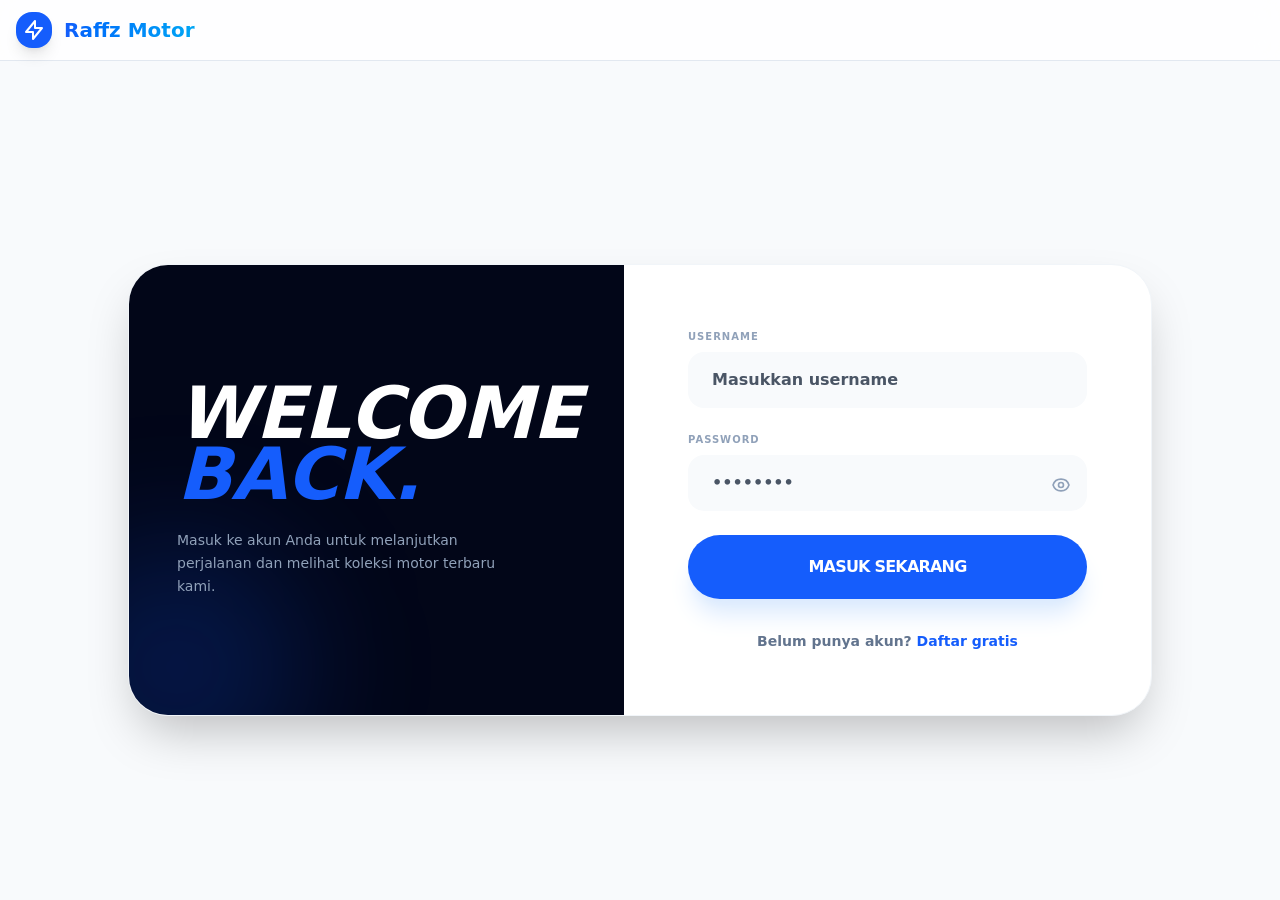
<file: view/produk.html>
<!doctype html>
<html lang="en">
  <head>
    <meta charset="UTF-8" />
    <meta name="viewport" content="width=device-width, initial-scale=1.0" />
    <title>Produk</title>
    <link href="/src/output.css" rel="stylesheet" />
  </head>
  <body class="bg-slate-50 min-h-screen font-sans">
    <nav
      class="fixed top-0 left-0 right-0 z-30 bg-white/80 backdrop-blur-md border-b border-slate-200"
    >
      <div
        class="max-w-screen-xl mx-auto px-4 py-3 flex items-center justify-between gap-4"
      >
        <a href="./produk.html" class="flex items-center gap-3">
          <div class="bg-blue-600 p-1.5 rounded-lg shadow-lg shadow-blue-200">
            <svg
              class="w-6 h-6 text-white"
              fill="none"
              stroke="currentColor"
              viewBox="0 0 24 24"
            >
              <path
                stroke-linecap="round"
                stroke-linejoin="round"
                stroke-width="2"
                d="M13 10V3L4 14h7v7l9-11h-7z"
              />
            </svg>
          </div>
          <span
            class="text-xl font-bold bg-clip-text text-transparent bg-gradient-to-r from-blue-600 to-sky-500"
            >Raffz Motor</span
          >
        </a>

        <div class="hidden md:block relative flex-1 max-w-md mx-8">
          <div
            class="absolute inset-y-0 left-3 flex items-center pointer-events-none"
          >
            <svg
              class="w-4 h-4 text-slate-400"
              fill="none"
              stroke="currentColor"
              viewBox="0 0 24 24"
            >
              <path
                stroke-linecap="round"
                stroke-linejoin="round"
                stroke-width="2"
                d="M21 21l-6-6m2-5a7 7 0 11-14 0 7 7 0 0114 0z"
              />
            </svg>
          </div>
          <input
            type="text"
            id="search-desktop"
            data-product-search
            class="w-full pl-10 pr-4 py-2 bg-slate-100 border-none rounded-xl focus:ring-2 focus:ring-blue-500 transition-all text-sm"
            placeholder="Cari motor impian Anda..."
          />
        </div>

        <div class="flex items-center gap-3">
          <a
            href="./keranjang.html"
            class="p-2 text-slate-600 hover:bg-slate-100 rounded-full transition relative"
            title="Keranjang"
          >
            <svg
              class="w-6 h-6"
              fill="none"
              stroke="currentColor"
              viewBox="0 0 24 24"
            >
              <path
                stroke-linecap="round"
                stroke-linejoin="round"
                stroke-width="2"
                d="M3 3h2l.4 2M7 13h10l4-8H5.4M7 13L5.4 5M7 13l-2.293 2.293c-.63.63-.184 1.707.707 1.707H17m0 0a2 2 0 100 4 2 2 0 000-4zm-8 2a2 2 0 11-4 0 2 2 0 014 0z"
              />
            </svg>
            <span
              id="cart-badge"
              class="absolute top-0 right-0 bg-red-500 text-white text-[10px] font-bold px-1.5 py-0.5 rounded-full hidden"
              >0</span
            >
          </a>

          <div class="relative">
            <button
              id="dropdownAvatarNameButton"
              class="flex items-center gap-2 p-1 pr-3 text-sm font-medium text-slate-700 rounded-full hover:bg-slate-100 transition focus:ring-4 focus:ring-blue-100"
              type="button"
            >
              <span class="sr-only">Open user menu</span>
              <img
                class="w-8 h-8 rounded-full border border-blue-200"
                src="../Profile/alya.jpeg"
                alt="user photo"
              />
              <span id="dropdown-name-button" class="hidden sm:inline"
                >User</span
              >
              <svg
                class="w-4 h-4 text-slate-400"
                fill="none"
                stroke="currentColor"
                viewBox="0 0 24 24"
              >
                <path
                  stroke-linecap="round"
                  stroke-linejoin="round"
                  stroke-width="2"
                  d="M19 9l-7 7-7-7"
                />
              </svg>
            </button>

            <div
              id="dropdownAvatarName"
              class="z-50 hidden absolute right-0 mt-2 w-64 bg-white rounded-2xl shadow-xl border border-slate-100 overflow-hidden"
            >
              <div class="p-4 bg-slate-50 border-b border-slate-100">
                <div class="flex items-center gap-3">
                  <img
                    class="w-10 h-10 rounded-full border-2 border-white shadow-sm"
                    src="../Profile/alya.jpeg"
                    alt="avatar"
                  />
                  <div class="flex-1 overflow-hidden">
                    <div
                      id="dropdown-name-card"
                      class="font-bold text-slate-800 truncate"
                    >
                      User
                    </div>
                    <div
                      id="dropdown-username-card"
                      class="text-xs text-slate-500 truncate"
                    >
                      @username
                    </div>
                  </div>
                </div>
              </div>
              <ul class="p-2 text-sm font-medium">
                <li>
                  <a
                    href="./Akun.html"
                    class="flex items-center gap-3 px-3 py-2.5 text-slate-600 hover:bg-blue-50 hover:text-blue-600 rounded-xl transition group"
                  >
                    <svg
                      class="w-5 h-5 text-slate-400 group-hover:text-blue-500"
                      fill="none"
                      stroke="currentColor"
                      viewBox="0 0 24 24"
                    >
                      <path
                        stroke-linecap="round"
                        stroke-linejoin="round"
                        stroke-width="2"
                        d="M16 7a4 4 0 11-8 0 4 4 0 018 0zM12 14a7 7 0 00-7 7h14a7 7 0 00-7-7z"
                      />
                    </svg>
                    Profil Saya
                  </a>
                </li>
                <li>
                  <a
                    href="./keranjang.html"
                    class="flex items-center gap-3 px-3 py-2.5 text-slate-600 hover:bg-blue-50 hover:text-blue-600 rounded-xl transition group"
                  >
                    <svg
                      class="w-5 h-5 text-slate-400 group-hover:text-blue-500"
                      fill="none"
                      stroke="currentColor"
                      viewBox="0 0 24 24"
                    >
                      <path
                        stroke-linecap="round"
                        stroke-linejoin="round"
                        stroke-width="2"
                        d="M3 3h2l.4 2M7 13h10l4-8H5.4M7 13L5.4 5M7 13l-2.293 2.293c-.63.63-.184 1.707.707 1.707H17m0 0a2 2 0 100 4 2 2 0 000-4zm-8 2a2 2 0 11-4 0 2 2 0 014 0z"
                      />
                    </svg>
                    Keranjang
                  </a>
                </li>
                <li class="mt-1 pt-1 border-t border-slate-100">
                  <a
                    id="logout-link"
                    href="#"
                    class="flex items-center gap-3 px-3 py-2.5 text-red-500 hover:bg-red-50 rounded-xl transition"
                  >
                    <svg
                      class="w-5 h-5"
                      fill="none"
                      stroke="currentColor"
                      viewBox="0 0 24 24"
                    >
                      <path
                        stroke-linecap="round"
                        stroke-linejoin="round"
                        stroke-width="2"
                        d="M17 16l4-4m0 0l-4-4m4 4H7m6 4v1a3 3 0 01-3 3H6a3 3 0 01-3-3V7a3 3 0 013-3h4a3 3 0 013 3v1"
                      />
                    </svg>
                    Keluar
                  </a>
                </li>
              </ul>
            </div>
          </div>
        </div>
      </div>
    </nav>

    <main class="pt-24 pb-20">
      <section class="max-w-screen-xl mx-auto px-4">
        <div
          class="relative overflow-hidden rounded-[32px] bg-gradient-to-r from-blue-600 to-sky-400 p-8 md:p-12 shadow-2xl shadow-blue-200"
        >
          <div class="relative z-10 max-w-2xl">
            <h1
              class="text-3xl md:text-5xl font-extrabold text-white leading-tight"
            >
              Halo, <span id="welcome-user" class="text-yellow-300">User</span>!
              👋
            </h1>
            <p class="mt-4 text-blue-50 text-lg md:text-xl opacity-90">
              Temukan koleksi motor impian Anda dengan kualitas terbaik dan
              harga bersaing di Raffz Motor.
            </p>
          </div>
          <div
            class="absolute -top-12 -right-12 w-64 h-64 bg-white/10 rounded-full blur-3xl"
          ></div>
          <div
            class="absolute -bottom-12 -left-12 w-48 h-48 bg-blue-400/20 rounded-full blur-2xl"
          ></div>
        </div>

        <div class="mt-8 md:hidden relative">
          <div
            class="absolute inset-y-0 left-3 flex items-center pointer-events-none"
          >
            <svg
              class="w-5 h-5 text-slate-400"
              fill="none"
              stroke="currentColor"
              viewBox="0 0 24 24"
            >
              <path
                stroke-linecap="round"
                stroke-linejoin="round"
                stroke-width="2"
                d="M21 21l-6-6m2-5a7 7 0 11-14 0 7 7 0 0114 0z"
              />
            </svg>
          </div>
          <input
            type="text"
            id="search-mobile"
            data-product-search
            class="w-full pl-10 pr-4 py-3 bg-white border border-slate-200 rounded-2xl focus:ring-2 focus:ring-blue-500 shadow-sm text-sm"
            placeholder="Cari motor..."
          />
        </div>
      </section>

      <section class="max-w-screen-xl mx-auto px-4 mt-12">
        <div class="flex items-center justify-between mb-8">
          <div>
            <h2 class="text-2xl md:text-3xl font-bold text-slate-800">
              Katalog Motor
            </h2>
            <div class="h-1.5 w-12 bg-blue-600 rounded-full mt-2"></div>
          </div>
          <div
            id="product-count"
            class="text-sm font-medium text-slate-500 bg-slate-100 px-3 py-1 rounded-full"
          >
            Memuat...
          </div>
        </div>

        <div
          id="container"
          class="grid grid-cols-1 sm:grid-cols-2 lg:grid-cols-3 xl:grid-cols-4 gap-6 md:gap-8"
        >
          <!-- Kartu produk akan muncul di sini -->
        </div>
      </section>
    </main>

    <script src="/script/produk.js"></script>
    <script src="/script/paksamasuk.js"></script>
  </body>
</html>
</file>
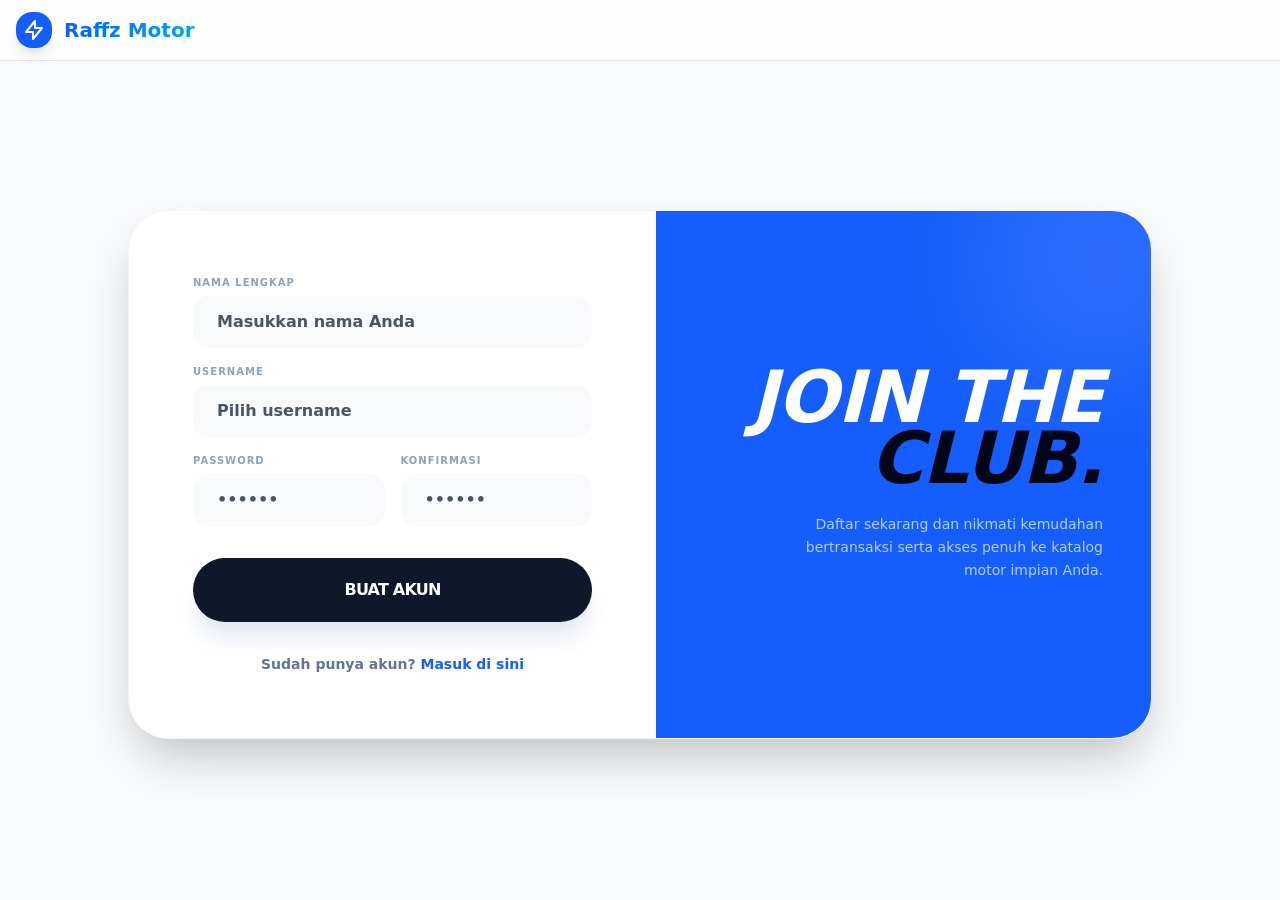
<file: view/register.html>
<!doctype html>
<html lang="en">
  <head>
    <meta charset="UTF-8" />
    <meta name="viewport" content="width=device-width, initial-scale=1.0" />
    <title>Daftar Akun - Raffz Motor</title>
    <link href="/src/output.css" rel="stylesheet" />
  </head>
  <body class="bg-slate-50 min-h-screen font-sans flex flex-col">
    <nav
      class="fixed top-0 left-0 right-0 z-30 bg-white/80 backdrop-blur-md border-b border-slate-200"
    >
      <div
        class="max-w-screen-xl mx-auto px-4 py-3 flex items-center justify-between"
      >
        <a href="./index.html" class="flex items-center gap-3">
          <div class="bg-blue-600 p-1.5 rounded-lg shadow-lg">
            <svg
              class="w-6 h-6 text-white"
              fill="none"
              stroke="currentColor"
              viewBox="0 0 24 24"
            >
              <path
                stroke-linecap="round"
                stroke-linejoin="round"
                stroke-width="2"
                d="M13 10V3L4 14h7v7l9-11h-7z"
              />
            </svg>
          </div>
          <span
            class="text-xl font-bold bg-clip-text text-transparent bg-gradient-to-r from-blue-600 to-sky-500"
            >Raffz Motor</span
          >
        </a>
      </div>
    </nav>

    <main class="flex-1 flex items-center justify-center p-4 pt-24 pb-12">
      <div
        class="w-full max-w-5xl bg-white rounded-[40px] shadow-2xl overflow-hidden flex flex-col md:flex-row-reverse border border-slate-100"
      >
        <div
          class="flex-1 bg-blue-600 p-12 text-white flex flex-col justify-center relative overflow-hidden"
        >
          <div class="relative z-10 text-right">
            <h1
              class="text-5xl lg:text-7xl font-black leading-[0.85] tracking-tighter mb-6 italic"
            >
              JOIN THE <br /><span class="text-slate-950">CLUB.</span>
            </h1>
            <p
              class="text-blue-100 ml-auto max-w-xs text-sm leading-relaxed opacity-80"
            >
              Daftar sekarang dan nikmati kemudahan bertransaksi serta akses
              penuh ke katalog motor impian Anda.
            </p>
          </div>
          <div
            class="absolute -top-20 -right-20 w-64 h-64 bg-white/10 rounded-full blur-3xl"
          ></div>
        </div>

        <div class="flex-1 p-8 lg:p-16">
          <form id="registerForm" class="space-y-4">
            <div>
              <label
                class="text-[10px] font-black uppercase tracking-widest text-slate-400 mb-1.5 block"
                >Nama Lengkap</label
              >
              <input
                type="text"
                id="nama"
                class="w-full px-6 py-3.5 bg-slate-50 border-none rounded-2xl focus:ring-2 focus:ring-blue-600 transition-all font-semibold text-slate-900"
                placeholder="Masukkan nama Anda"
              />
            </div>
            <div>
              <label
                class="text-[10px] font-black uppercase tracking-widest text-slate-400 mb-1.5 block"
                >Username</label
              >
              <input
                type="text"
                id="username"
                class="w-full px-6 py-3.5 bg-slate-50 border-none rounded-2xl focus:ring-2 focus:ring-blue-600 transition-all font-semibold text-slate-900"
                placeholder="Pilih username"
              />
            </div>
            <div class="grid grid-cols-1 sm:grid-cols-2 gap-4">
              <div>
                <label
                  class="text-[10px] font-black uppercase tracking-widest text-slate-400 mb-1.5 block"
                  >Password</label
                >
                <input
                  type="password"
                  id="password"
                  class="w-full px-6 py-3.5 bg-slate-50 border-none rounded-2xl focus:ring-2 focus:ring-blue-600 transition-all font-semibold text-slate-900"
                  placeholder="••••••"
                />
              </div>
              <div>
                <label
                  class="text-[10px] font-black uppercase tracking-widest text-slate-400 mb-1.5 block"
                  >Konfirmasi</label
                >
                <input
                  type="password"
                  id="confirmPassword"
                  class="w-full px-6 py-3.5 bg-slate-50 border-none rounded-2xl focus:ring-2 focus:ring-blue-600 transition-all font-semibold text-slate-900"
                  placeholder="••••••"
                />
              </div>
            </div>

            <div id="hasilRegister"></div>

            <button
              type="submit"
              class="w-full py-5 mt-4 bg-slate-900 text-white font-black rounded-full hover:bg-blue-600 transition-all shadow-xl shadow-slate-200 uppercase tracking-tighter active:scale-95"
            >
              Buat Akun
            </button>
          </form>

          <p class="mt-8 text-center text-sm font-bold text-slate-500">
            Sudah punya akun?
            <a href="./login.html" class="text-blue-600 hover:underline"
              >Masuk di sini</a
            >
          </p>
        </div>
      </div>
    </main>

    <script src="/script/register.js"></script>
  </body>
</html>
</file>
<file: node_modules/flowbite-datepicker/dist/css/datepicker.min.css>
/*! tailwindcss v4.1.17 | MIT License | https://tailwindcss.com */
@import url('https://fonts.googleapis.com/css2?family=Inter:wght@300;400;500;600;700;800&display=swap');
@layer properties;
@layer theme, base, components, utilities;
@layer theme {
  :root, :host {
    --font-sans: 'Inter', 'ui-sans-serif', 'system-ui', '-apple-system', 'system-ui', 'Segoe UI', 'Roboto', 'Helvetica Neue', 'Arial', 'Noto Sans', 'sans-serif', 'Apple Color Emoji', 'Segoe UI Emoji', 'Segoe UI Symbol', 'Noto Color Emoji';
    --font-mono: 'ui-monospace', 'SFMono-Regular', 'Menlo', 'Monaco', 'Consolas', 'Liberation Mono', 'Courier New', 'monospace';
    --color-orange-300: oklch(83.7% 0.128 66.29);
    --color-orange-400: oklch(75% 0.183 55.934);
    --color-orange-500: oklch(70.5% 0.213 47.604);
    --color-orange-600: oklch(64.6% 0.222 41.116);
    --color-orange-700: oklch(55.3% 0.195 38.402);
    --color-orange-900: oklch(40.8% 0.123 38.172);
    --color-orange-950: oklch(26.6% 0.079 36.259);
    --color-yellow-400: oklch(85.2% 0.199 91.936);
    --color-lime-500: oklch(76.8% 0.233 130.85);
    --color-emerald-300: oklch(84.5% 0.143 164.978);
    --color-emerald-600: oklch(59.6% 0.145 163.225);
    --color-emerald-700: oklch(50.8% 0.118 165.612);
    --color-emerald-900: oklch(37.8% 0.077 168.94);
    --color-emerald-950: oklch(26.2% 0.051 172.552);
    --color-teal-500: oklch(70.4% 0.14 182.503);
    --color-cyan-500: oklch(71.5% 0.143 215.221);
    --color-sky-500: oklch(68.5% 0.169 237.323);
    --color-blue-200: oklch(88.2% 0.059 254.128);
    --color-blue-400: oklch(70.7% 0.165 254.624);
    --color-blue-500: oklch(62.3% 0.214 259.815);
    --color-blue-600: oklch(54.6% 0.245 262.881);
    --color-blue-700: oklch(48.8% 0.243 264.376);
    --color-blue-800: oklch(42.4% 0.199 265.638);
    --color-blue-900: oklch(37.9% 0.146 265.522);
    --color-blue-950: oklch(28.2% 0.091 267.935);
    --color-indigo-500: oklch(58.5% 0.233 277.117);
    --color-purple-500: oklch(62.7% 0.265 303.9);
    --color-fuchsia-500: oklch(66.7% 0.295 322.15);
    --color-pink-500: oklch(65.6% 0.241 354.308);
    --color-rose-300: oklch(81% 0.117 11.638);
    --color-rose-500: oklch(64.5% 0.246 16.439);
    --color-rose-700: oklch(51.4% 0.222 16.935);
    --color-rose-800: oklch(45.5% 0.188 13.697);
    --color-rose-900: oklch(41% 0.159 10.272);
    --color-rose-950: oklch(27.1% 0.105 12.094);
    --color-gray-50: oklch(98.5% 0.002 247.839);
    --color-gray-100: oklch(96.7% 0.003 264.542);
    --color-gray-200: oklch(92.8% 0.006 264.531);
    --color-gray-300: oklch(87.2% 0.01 258.338);
    --color-gray-400: oklch(70.7% 0.022 261.325);
    --color-gray-500: oklch(55.1% 0.027 264.364);
    --color-gray-600: oklch(44.6% 0.03 256.802);
    --color-gray-700: oklch(37.3% 0.034 259.733);
    --color-gray-800: oklch(27.8% 0.033 256.848);
    --color-gray-900: oklch(21% 0.034 264.665);
    --color-gray-950: oklch(13% 0.028 261.692);
    --color-white: #fff;
    --spacing: 0.25rem;
    --text-sm: 0.875rem;
    --text-sm--line-height: calc(1.25 / 0.875);
    --text-lg: 1.125rem;
    --text-lg--line-height: calc(1.75 / 1.125);
    --font-weight-medium: 500;
    --default-transition-duration: 150ms;
    --default-transition-timing-function: cubic-bezier(0.4, 0, 0.2, 1);
    --default-font-family: var(--font-sans);
    --default-mono-font-family: var(--font-mono);
    --leading-9: 36px;
    --leading-6: 24px;
    --radius-base: 12px;
    --color-body: var(--color-gray-600);
    --color-heading: var(--color-gray-900);
    --color-fg-disabled: var(--color-gray-400);
    --color-neutral-primary: var(--color-white);
    --color-neutral-primary-medium: var(--color-white);
    --color-neutral-secondary: var(--color-gray-50);
    --color-neutral-secondary-medium: var(--color-gray-50);
    --color-neutral-tertiary: var(--color-gray-100);
    --color-neutral-tertiary-medium: var(--color-gray-100);
    --color-neutral-quaternary: var(--color-gray-200);
    --color-brand: var(--color-blue-700);
    --color-brand-medium: var(--color-blue-200);
    --color-brand-strong: var(--color-blue-800);
    --color-dark: var(--color-gray-800);
    --color-light: var(--color-gray-100);
    --color-default: var(--color-gray-200);
    --color-default-medium: var(--color-gray-200);
  }
}
@layer base {
  *, ::after, ::before, ::backdrop, ::file-selector-button {
    box-sizing: border-box;
    margin: 0;
    padding: 0;
    border: 0 solid;
  }
  html, :host {
    line-height: 1.5;
    -webkit-text-size-adjust: 100%;
    tab-size: 4;
    font-family: var(--default-font-family, ui-sans-serif, system-ui, sans-serif, "Apple Color Emoji", "Segoe UI Emoji", "Segoe UI Symbol", "Noto Color Emoji");
    font-feature-settings: var(--default-font-feature-settings, normal);
    font-variation-settings: var(--default-font-variation-settings, normal);
    -webkit-tap-highlight-color: transparent;
  }
  hr {
    height: 0;
    color: inherit;
    border-top-width: 1px;
  }
  abbr:where([title]) {
    -webkit-text-decoration: underline dotted;
    text-decoration: underline dotted;
  }
  h1, h2, h3, h4, h5, h6 {
    font-size: inherit;
    font-weight: inherit;
  }
  a {
    color: inherit;
    -webkit-text-decoration: inherit;
    text-decoration: inherit;
  }
  b, strong {
    font-weight: bolder;
  }
  code, kbd, samp, pre {
    font-family: var(--default-mono-font-family, ui-monospace, SFMono-Regular, Menlo, Monaco, Consolas, "Liberation Mono", "Courier New", monospace);
    font-feature-settings: var(--default-mono-font-feature-settings, normal);
    font-variation-settings: var(--default-mono-font-variation-settings, normal);
    font-size: 1em;
  }
  small {
    font-size: 80%;
  }
  sub, sup {
    font-size: 75%;
    line-height: 0;
    position: relative;
    vertical-align: baseline;
  }
  sub {
    bottom: -0.25em;
  }
  sup {
    top: -0.5em;
  }
  table {
    text-indent: 0;
    border-color: inherit;
    border-collapse: collapse;
  }
  :-moz-focusring {
    outline: auto;
  }
  progress {
    vertical-align: baseline;
  }
  summary {
    display: list-item;
  }
  ol, ul, menu {
    list-style: none;
  }
  img, svg, video, canvas, audio, iframe, embed, object {
    display: block;
    vertical-align: middle;
  }
  img, video {
    max-width: 100%;
    height: auto;
  }
  button, input, select, optgroup, textarea, ::file-selector-button {
    font: inherit;
    font-feature-settings: inherit;
    font-variation-settings: inherit;
    letter-spacing: inherit;
    color: inherit;
    border-radius: 0;
    background-color: transparent;
    opacity: 1;
  }
  :where(select:is([multiple], [size])) optgroup {
    font-weight: bolder;
  }
  :where(select:is([multiple], [size])) optgroup option {
    padding-inline-start: 20px;
  }
  ::file-selector-button {
    margin-inline-end: 4px;
  }
  ::placeholder {
    opacity: 1;
  }
  @supports (not (-webkit-appearance: -apple-pay-button))  or (contain-intrinsic-size: 1px) {
    ::placeholder {
      color: currentcolor;
      @supports (color: color-mix(in lab, red, red)) {
        color: color-mix(in oklab, currentcolor 50%, transparent);
      }
    }
  }
  textarea {
    resize: vertical;
  }
  ::-webkit-search-decoration {
    -webkit-appearance: none;
  }
  ::-webkit-date-and-time-value {
    min-height: 1lh;
    text-align: inherit;
  }
  ::-webkit-datetime-edit {
    display: inline-flex;
  }
  ::-webkit-datetime-edit-fields-wrapper {
    padding: 0;
  }
  ::-webkit-datetime-edit, ::-webkit-datetime-edit-year-field, ::-webkit-datetime-edit-month-field, ::-webkit-datetime-edit-day-field, ::-webkit-datetime-edit-hour-field, ::-webkit-datetime-edit-minute-field, ::-webkit-datetime-edit-second-field, ::-webkit-datetime-edit-millisecond-field, ::-webkit-datetime-edit-meridiem-field {
    padding-block: 0;
  }
  ::-webkit-calendar-picker-indicator {
    line-height: 1;
  }
  :-moz-ui-invalid {
    box-shadow: none;
  }
  button, input:where([type="button"], [type="reset"], [type="submit"]), ::file-selector-button {
    appearance: button;
  }
  ::-webkit-inner-spin-button, ::-webkit-outer-spin-button {
    height: auto;
  }
  [hidden]:where(:not([hidden="until-found"])) {
    display: none !important;
  }
}
@layer utilities {
  .invisible {
    visibility: hidden;
  }
  .visible {
    visibility: visible;
  }
  .absolute {
    position: absolute;
  }
  .fixed {
    position: fixed;
  }
  .relative {
    position: relative;
  }
  .static {
    position: static;
  }
  .top-0 {
    top: calc(var(--spacing) * 0);
  }
  .left-0 {
    left: calc(var(--spacing) * 0);
  }
  .z-50 {
    z-index: 50;
  }
  .container {
    width: 100%;
    @media (width >= 40rem) {
      max-width: 40rem;
    }
    @media (width >= 48rem) {
      max-width: 48rem;
    }
    @media (width >= 64rem) {
      max-width: 64rem;
    }
    @media (width >= 80rem) {
      max-width: 80rem;
    }
    @media (width >= 96rem) {
      max-width: 96rem;
    }
  }
  .mt-2 {
    margin-top: calc(var(--spacing) * 2);
  }
  .mb-1 {
    margin-bottom: calc(var(--spacing) * 1);
  }
  .mb-2 {
    margin-bottom: calc(var(--spacing) * 2);
  }
  .block {
    display: block;
  }
  .contents {
    display: contents;
  }
  .flex {
    display: flex;
  }
  .grid {
    display: grid;
  }
  .hidden {
    display: none;
  }
  .inline {
    display: inline;
  }
  .inline-block {
    display: inline-block;
  }
  .h-4 {
    height: calc(var(--spacing) * 4);
  }
  .h-6 {
    height: calc(var(--spacing) * 6);
  }
  .w-1\/2 {
    width: calc(1/2 * 100%);
  }
  .w-4 {
    width: calc(var(--spacing) * 4);
  }
  .w-64 {
    width: calc(var(--spacing) * 64);
  }
  .flex-1 {
    flex: 1;
  }
  .transform {
    transform: var(--tw-rotate-x,) var(--tw-rotate-y,) var(--tw-rotate-z,) var(--tw-skew-x,) var(--tw-skew-y,);
  }
  .cursor-default {
    cursor: default;
  }
  .cursor-not-allowed {
    cursor: not-allowed;
  }
  .cursor-pointer {
    cursor: pointer;
  }
  .resize {
    resize: both;
  }
  .grid-cols-4 {
    grid-template-columns: repeat(4, minmax(0, 1fr));
  }
  .grid-cols-7 {
    grid-template-columns: repeat(7, minmax(0, 1fr));
  }
  .justify-between {
    justify-content: space-between;
  }
  .space-x-2 {
    :where(& > :not(:last-child)) {
      --tw-space-x-reverse: 0;
      margin-inline-start: calc(calc(var(--spacing) * 2) * var(--tw-space-x-reverse));
      margin-inline-end: calc(calc(var(--spacing) * 2) * calc(1 - var(--tw-space-x-reverse)));
    }
  }
  .rounded-base {
    border-radius: var(--radius-base);
  }
  .rounded-s-base {
    border-start-start-radius: var(--radius-base);
    border-end-start-radius: var(--radius-base);
  }
  .rounded-e-base {
    border-start-end-radius: var(--radius-base);
    border-end-end-radius: var(--radius-base);
  }
  .border {
    border-style: var(--tw-border-style);
    border-width: 1px;
  }
  .border-0 {
    border-style: var(--tw-border-style);
    border-width: 0px;
  }
  .dark {
    & .apexcharts-canvas .apexcharts-tooltip {
      background-color: var(--color-neutral-secondary-medium) !important;
      color: var(--color-body) !important;
      border-color: var(--color-default) !important;
      box-shadow: 0 4px 6px -1px rgb(0 0 0 / 0.1), 0 2px 4px -2px rgb(0 0 0 / 0.1) !important;
    }
    & .apexcharts-canvas .apexcharts-tooltip .apexcharts-tooltip-title {
      background-color: var(--color-neutral-tertiary-medium) !important;
      border-color: var(--color-light) !important;
      color: var(--color-heading) !important;
    }
    & .apexcharts-canvas .apexcharts-xaxistooltip {
      color: var(--color-body) !important;
      background-color: var(--color-neutral-secondary-medium) !important;
    }
    & .apexcharts-canvas .apexcharts-tooltip .apexcharts-tooltip-text-y-label {
      color: var(--color-body) !important;
    }
    & .apexcharts-canvas .apexcharts-tooltip .apexcharts-tooltip-text-y-value {
      color: white !important;
    }
    & .apexcharts-canvas .apexcharts-tooltip-series-group.apexcharts-active {
      background-color: var(--color-neutral-secondary-medium) !important;
      color: var(--color-body) !important;
    }
    & .apexcharts-canvas .apexcharts-legend-text {
      color: var(--color-body) !important;
    }
    & .apexcharts-canvas .apexcharts-legend-text:not(.apexcharts-inactive-legend):hover {
      color: heading !important;
    }
    & .apexcharts-canvas .apexcharts-datalabels-group .apexcharts-text.apexcharts-datalabel-value {
      fill: white !important;
    }
    & .apexcharts-canvas .apexcharts-datalabels-group .apexcharts-text.apexcharts-datalabel-label {
      fill: var(--color-body) !important;
    }
    & .apexcharts-gridline {
      stroke: var(--color-default) !important;
    }
    & .apexcharts-xcrosshairs {
      stroke: var(--color-default) !important;
    }
    & .apexcharts-ycrosshairs {
      stroke: var(--color-default) !important;
    }
  }
  .border-blue-700 {
    border-color: var(--color-blue-700);
  }
  .border-brand {
    border-color: var(--color-brand);
  }
  .border-default-medium {
    border-color: var(--color-default-medium);
  }
  .border-gray-300 {
    border-color: var(--color-gray-300);
  }
  .bg-blue-700 {
    background-color: var(--color-blue-700);
  }
  .bg-brand {
    background-color: var(--color-brand);
  }
  .bg-gray-100 {
    background-color: var(--color-gray-100);
  }
  .bg-gray-200 {
    background-color: var(--color-gray-200);
  }
  .bg-neutral-primary-medium {
    background-color: var(--color-neutral-primary-medium);
  }
  .bg-neutral-secondary-medium {
    background-color: var(--color-neutral-secondary-medium);
  }
  .bg-neutral-tertiary-medium {
    background-color: var(--color-neutral-tertiary-medium);
  }
  .bg-white {
    background-color: var(--color-white);
  }
  .dark {
    & .selectedCell {
      background-color: var(--color-neutral-secondary-medium);
    }
  }
  .selected {
    .datatable-wrapper .datatable-table tbody tr& {
      background-color: var(--color-neutral-secondary);
    }
  }
  .p-1 {
    padding: calc(var(--spacing) * 1);
  }
  .p-2\.5 {
    padding: calc(var(--spacing) * 2.5);
  }
  .p-4 {
    padding: calc(var(--spacing) * 4);
  }
  .px-2 {
    padding-inline: calc(var(--spacing) * 2);
  }
  .px-5 {
    padding-inline: calc(var(--spacing) * 5);
  }
  .py-2 {
    padding-block: calc(var(--spacing) * 2);
  }
  .py-2\.5 {
    padding-block: calc(var(--spacing) * 2.5);
  }
  .py-3 {
    padding-block: calc(var(--spacing) * 3);
  }
  .pt-2 {
    padding-top: calc(var(--spacing) * 2);
  }
  .text-center {
    text-align: center;
  }
  .text-lg {
    font-size: var(--text-lg);
    line-height: var(--tw-leading, var(--text-lg--line-height));
  }
  .text-sm {
    font-size: var(--text-sm);
    line-height: var(--tw-leading, var(--text-sm--line-height));
  }
  .leading-6 {
    --tw-leading: var(--leading-6);
    line-height: var(--leading-6);
  }
  .leading-9 {
    --tw-leading: var(--leading-9);
    line-height: var(--leading-9);
  }
  .font-medium {
    --tw-font-weight: var(--font-weight-medium);
    font-weight: var(--font-weight-medium);
  }
  .text-body {
    color: var(--color-body);
  }
  .text-fg-disabled {
    color: var(--color-fg-disabled);
  }
  .text-gray-400 {
    color: var(--color-gray-400);
  }
  .text-gray-500 {
    color: var(--color-gray-500);
  }
  .text-gray-800 {
    color: var(--color-gray-800);
  }
  .text-heading {
    color: var(--color-heading);
  }
  .text-white {
    color: var(--color-white);
  }
  .shadow-lg {
    --tw-shadow: 0 10px 15px -3px var(--tw-shadow-color, rgb(0 0 0 / 0.1)), 0 4px 6px -4px var(--tw-shadow-color, rgb(0 0 0 / 0.1));
    box-shadow: var(--tw-inset-shadow), var(--tw-inset-ring-shadow), var(--tw-ring-offset-shadow), var(--tw-ring-shadow), var(--tw-shadow);
  }
  .filter {
    filter: var(--tw-blur,) var(--tw-brightness,) var(--tw-contrast,) var(--tw-grayscale,) var(--tw-hue-rotate,) var(--tw-invert,) var(--tw-saturate,) var(--tw-sepia,) var(--tw-drop-shadow,);
  }
  .transition {
    transition-property: color, background-color, border-color, outline-color, text-decoration-color, fill, stroke, --tw-gradient-from, --tw-gradient-via, --tw-gradient-to, opacity, box-shadow, transform, translate, scale, rotate, filter, -webkit-backdrop-filter, backdrop-filter, display, content-visibility, overlay, pointer-events;
    transition-timing-function: var(--tw-ease, var(--default-transition-timing-function));
    transition-duration: var(--tw-duration, var(--default-transition-duration));
  }
  .hover\:bg-blue-800 {
    &:hover {
      @media (hover: hover) {
        background-color: var(--color-blue-800);
      }
    }
  }
  .hover\:bg-brand-strong {
    &:hover {
      @media (hover: hover) {
        background-color: var(--color-brand-strong);
      }
    }
  }
  .hover\:bg-neutral-tertiary-medium {
    &:hover {
      @media (hover: hover) {
        background-color: var(--color-neutral-tertiary-medium);
      }
    }
  }
  .hover\:text-body {
    &:hover {
      @media (hover: hover) {
        color: var(--color-body);
      }
    }
  }
  .hover\:text-heading {
    &:hover {
      @media (hover: hover) {
        color: var(--color-heading);
      }
    }
  }
  .focus\:ring-2 {
    &:focus {
      --tw-ring-shadow: var(--tw-ring-inset,) 0 0 0 calc(2px + var(--tw-ring-offset-width)) var(--tw-ring-color, currentcolor);
      box-shadow: var(--tw-inset-shadow), var(--tw-inset-ring-shadow), var(--tw-ring-offset-shadow), var(--tw-ring-shadow), var(--tw-shadow);
    }
  }
  .focus\:ring-4 {
    &:focus {
      --tw-ring-shadow: var(--tw-ring-inset,) 0 0 0 calc(4px + var(--tw-ring-offset-width)) var(--tw-ring-color, currentcolor);
      box-shadow: var(--tw-inset-shadow), var(--tw-inset-ring-shadow), var(--tw-ring-offset-shadow), var(--tw-ring-shadow), var(--tw-shadow);
    }
  }
  .focus\:ring-brand-medium {
    &:focus {
      --tw-ring-color: var(--color-brand-medium);
    }
  }
  .focus\:ring-neutral-tertiary {
    &:focus {
      --tw-ring-color: var(--color-neutral-tertiary);
    }
  }
  .focus\:outline-none {
    &:focus {
      --tw-outline-style: none;
      outline-style: none;
    }
  }
  .rtl\:rotate-180 {
    &:where(:dir(rtl), [dir="rtl"], [dir="rtl"] *) {
      rotate: 180deg;
    }
  }
  .rtl\:space-x-reverse {
    &:where(:dir(rtl), [dir="rtl"], [dir="rtl"] *) {
      :where(& > :not(:last-child)) {
        --tw-space-x-reverse: 1;
      }
    }
  }
  .dark\:border-gray-600 {
    &:where(.dark, .dark *) {
      border-color: var(--color-gray-600);
    }
  }
  .dark\:bg-blue-600 {
    &:where(.dark, .dark *) {
      background-color: var(--color-blue-600);
    }
  }
  .dark\:bg-gray-600 {
    &:where(.dark, .dark *) {
      background-color: var(--color-gray-600);
    }
  }
  .dark\:bg-gray-700 {
    &:where(.dark, .dark *) {
      background-color: var(--color-gray-700);
    }
  }
  .dark\:bg-neutral-primary {
    &:where(.dark, .dark *) {
      background-color: var(--color-neutral-primary);
    }
  }
  .dark\:text-gray-400 {
    &:where(.dark, .dark *) {
      color: var(--color-gray-400);
    }
  }
  .dark\:text-gray-500 {
    &:where(.dark, .dark *) {
      color: var(--color-gray-500);
    }
  }
  .dark\:text-white {
    &:where(.dark, .dark *) {
      color: var(--color-white);
    }
  }
  .dark\:hover\:bg-blue-700 {
    &:where(.dark, .dark *) {
      &:hover {
        @media (hover: hover) {
          background-color: var(--color-blue-700);
        }
      }
    }
  }
  .dark\:hover\:text-white {
    &:where(.dark, .dark *) {
      &:hover {
        @media (hover: hover) {
          color: var(--color-white);
        }
      }
    }
  }
}
.dark {
  --color-body: var(--color-gray-400);
  --color-body-subtle: var(--color-gray-400);
  --color-heading: var(--color-white);
  --color-fg-brand-subtle: var(--color-blue-200);
  --color-fg-brand: var(--color-blue-500);
  --color-fg-brand-strong: var(--color-blue-400);
  --color-fg-success: var(--color-emerald-600);
  --color-fg-success-strong: var(--color-emerald-300);
  --color-fg-danger: var(--color-rose-500);
  --color-fg-danger-strong: var(--color-rose-300);
  --color-fg-warning-subtle: var(--color-orange-500);
  --color-fg-warning: var(--color-orange-300);
  --color-fg-yellow: var(--color-yellow-400);
  --color-fg-disabled: var(--color-gray-600);
  --color-fg-purple: var(--color-purple-500);
  --color-fg-cyan: var(--color-cyan-500);
  --color-fg-indigo: var(--color-indigo-500);
  --color-fg-pink: var(--color-pink-500);
  --color-fg-lime: var(--color-lime-500);
  --color-neutral-primary-soft: var(--color-gray-900);
  --color-neutral-primary: var(--color-gray-950);
  --color-neutral-primary-medium: var(--color-gray-800);
  --color-neutral-primary-strong: var(--color-gray-700);
  --color-neutral-secondary-soft: var(--color-gray-900);
  --color-neutral-secondary: var(--color-gray-950);
  --color-neutral-secondary-medium: var(--color-gray-800);
  --color-neutral-secondary-strong: var(--color-gray-700);
  --color-neutral-secondary-strongest: var(--color-gray-600);
  --color-neutral-tertiary-soft: var(--color-gray-900);
  --color-neutral-tertiary: var(--color-gray-800);
  --color-neutral-tertiary-medium: var(--color-gray-700);
  --color-neutral-quaternary: var(--color-gray-700);
  --color-neutral-quaternary-medium: var(--color-gray-600);
  --color-gray: var(--color-gray-600);
  --color-brand-softer: var(--color-blue-950);
  --color-brand-soft: var(--color-blue-900);
  --color-brand: var(--color-blue-600);
  --color-brand-medium: var(--color-blue-900);
  --color-brand-strong: var(--color-blue-700);
  --color-success-soft: var(--color-emerald-950);
  --color-success: var(--color-emerald-600);
  --color-success-medium: var(--color-emerald-900);
  --color-success-strong: var(--color-emerald-700);
  --color-danger-soft: var(--color-rose-950);
  --color-danger: var(--color-rose-700);
  --color-danger-medium: var(--color-rose-900);
  --color-danger-strong: var(--color-rose-800);
  --color-warning-soft: var(--color-orange-950);
  --color-warning: var(--color-orange-600);
  --color-warning-medium: var(--color-orange-900);
  --color-warning-strong: var(--color-orange-700);
  --color-dark-soft: var(--color-gray-700);
  --color-dark: var(--color-gray-800);
  --color-dark-strong: var(--color-gray-700);
  --color-disabled: var(--color-gray-800);
  --color-purple: var(--color-purple-500);
  --color-sky: var(--color-sky-500);
  --color-teal: var(--color-teal-500);
  --color-pink: var(--color-pink-500);
  --color-cyan: var(--color-cyan-500);
  --color-fuchsia: var(--color-fuchsia-500);
  --color-indigo: var(--color-indigo-500);
  --color-orange: var(--color-orange-400);
  --color-buffer: var(--color-gray-950);
  --color-buffer-medium: var(--color-gray-900);
  --color-buffer-strong: var(--color-gray-800);
  --color-muted: var(--color-gray-900);
  --color-light-subtle: var(--color-gray-900);
  --color-light: var(--color-gray-800);
  --color-light-medium: var(--color-gray-700);
  --color-default-subtle: var(--color-gray-900);
  --color-default: var(--color-gray-800);
  --color-default-medium: var(--color-gray-700);
  --color-default-strong: var(--color-gray-600);
  --color-success-subtle: var(--color-emerald-900);
  --color-danger-subtle: var(--color-rose-900);
  --color-warning-subtle: var(--color-orange-900);
  --color-brand-subtle: var(--color-blue-900);
  --color-brand-light: var(--color-blue-600);
  --color-dark-subtle: var(--color-gray-700);
  --color-dark-backdrop: var(--color-gray-950);
}
@layer base {
  .tooltip-arrow,.tooltip-arrow:before {
    position: absolute;
    width: 8px;
    height: 8px;
    background: inherit;
  }
  .tooltip-arrow {
    visibility: hidden;
  }
  .tooltip-arrow:before {
    content: "";
    visibility: visible;
    transform: rotate(45deg);
  }
  [data-tooltip-style^='light'] + .tooltip > .tooltip-arrow:before {
    border-style: solid;
    border-color: var(--color-neutral-tertiary);
  }
  [data-tooltip-style^='light'] + .tooltip[data-popper-placement^='top'] > .tooltip-arrow:before {
    border-bottom-width: 1px;
    border-right-width: 1px;
  }
  [data-tooltip-style^='light'] + .tooltip[data-popper-placement^='right'] > .tooltip-arrow:before {
    border-bottom-width: 1px;
    border-left-width: 1px;
  }
  [data-tooltip-style^='light'] + .tooltip[data-popper-placement^='bottom'] > .tooltip-arrow:before {
    border-top-width: 1px;
    border-left-width: 1px;
  }
  [data-tooltip-style^='light'] + .tooltip[data-popper-placement^='left'] > .tooltip-arrow:before {
    border-top-width: 1px;
    border-right-width: 1px;
  }
  .tooltip[data-popper-placement^='top'] > .tooltip-arrow {
    bottom: -3px;
  }
  .tooltip[data-popper-placement^='bottom'] > .tooltip-arrow {
    top: -3px;
  }
  .tooltip[data-popper-placement^='left'] > .tooltip-arrow {
    right: -3px;
  }
  .tooltip[data-popper-placement^='right'] > .tooltip-arrow {
    left: -3px;
  }
  .tooltip.invisible > .tooltip-arrow:before {
    visibility: hidden;
  }
  [data-popper-arrow],[data-popper-arrow]:before {
    position: absolute;
    width: 8px;
    height: 8px;
    background: inherit;
  }
  [data-popper-arrow] {
    visibility: hidden;
  }
  [data-popper-arrow]:before {
    content: "";
    visibility: visible;
    transform: rotate(45deg);
  }
  [data-popper-arrow]:after {
    content: "";
    visibility: visible;
    transform: rotate(45deg);
    position: absolute;
    width: 9px;
    height: 9px;
    background: inherit;
  }
  [role="tooltip"] > [data-popper-arrow]:before {
    border-style: solid;
    border-color: var(--color-neutral-tertiary);
  }
  .dark [role="tooltip"] > [data-popper-arrow]:before {
    border-style: solid;
    border-color: var(--color-dark);
  }
  [role="tooltip"] > [data-popper-arrow]:after {
    border-style: solid;
    border-color: var(--color-neutral-tertiary);
  }
  .dark [role="tooltip"] > [data-popper-arrow]:after {
    border-style: solid;
    border-color: var(--color-dark);
  }
  [data-popover][role="tooltip"][data-popper-placement^='top'] > [data-popper-arrow]:before {
    border-bottom-width: 1px;
    border-right-width: 1px;
  }
  [data-popover][role="tooltip"][data-popper-placement^='top'] > [data-popper-arrow]:after {
    border-bottom-width: 1px;
    border-right-width: 1px;
  }
  [data-popover][role="tooltip"][data-popper-placement^='right'] > [data-popper-arrow]:before {
    border-bottom-width: 1px;
    border-left-width: 1px;
  }
  [data-popover][role="tooltip"][data-popper-placement^='right'] > [data-popper-arrow]:after {
    border-bottom-width: 1px;
    border-left-width: 1px;
  }
  [data-popover][role="tooltip"][data-popper-placement^='bottom'] > [data-popper-arrow]:before {
    border-top-width: 1px;
    border-left-width: 1px;
  }
  [data-popover][role="tooltip"][data-popper-placement^='bottom'] > [data-popper-arrow]:after {
    border-top-width: 1px;
    border-left-width: 1px;
  }
  [data-popover][role="tooltip"][data-popper-placement^='left'] > [data-popper-arrow]:before {
    border-top-width: 1px;
    border-right-width: 1px;
  }
  [data-popover][role="tooltip"][data-popper-placement^='left'] > [data-popper-arrow]:after {
    border-top-width: 1px;
    border-right-width: 1px;
  }
  [data-popover][role="tooltip"][data-popper-placement^='top'] > [data-popper-arrow] {
    bottom: -4px;
  }
  [data-popover][role="tooltip"][data-popper-placement^='bottom'] > [data-popper-arrow] {
    top: -4px;
  }
  [data-popover][role="tooltip"][data-popper-placement^='left'] > [data-popper-arrow] {
    right: -4px;
  }
  [data-popover][role="tooltip"][data-popper-placement^='right'] > [data-popper-arrow] {
    left: -4px;
  }
  [role="tooltip"].invisible > [data-popper-arrow]:before {
    visibility: hidden;
  }
  [role="tooltip"].invisible > [data-popper-arrow]:after {
    visibility: hidden;
  }
}
@layer base {
  [type='text'],[type='email'],[type='url'],[type='password'],[type='number'],[type='date'],[type='datetime-local'],[type='month'],[type='search'],[type='tel'],[type='time'],[type='week'],[multiple],textarea,select {
    appearance: none;
    background-color: #fff;
    border-color: var(--color-body);
    border-width: 1px;
    border-radius: 0px;
    padding-top: 0.5rem;
    padding-right: 0.75rem;
    padding-bottom: 0.5rem;
    padding-left: 0.75rem;
    font-size: 1rem;
    line-height: 1.5rem;
    --tw-shadow: 0 0 #0000;
    &:focus {
      outline: 2px solid transparent;
      outline-offset: 2px;
      --tw-ring-inset: var(--tw-empty,/*!*/ /*!*/);
      --tw-ring-offset-width: 0px;
      --tw-ring-offset-color: #fff;
      --tw-ring-color: var(--color-brand);
      --tw-ring-offset-shadow: var(--tw-ring-inset) 0 0 0 var(--tw-ring-offset-width) var(--tw-ring-offset-color);
      --tw-ring-shadow: var(--tw-ring-inset) 0 0 0 calc(1px + var(--tw-ring-offset-width)) var(--tw-ring-color);
      box-shadow: var(--tw-ring-offset-shadow), var(--tw-ring-shadow), var(--tw-shadow);
      border-color: var(--color-brand);
    }
  }
  input::placeholder,textarea::placeholder {
    color: var(--color-body);
    opacity: 1;
  }
  ::-webkit-datetime-edit-fields-wrapper {
    padding: 0;
  }
  input[type="time"]::-webkit-calendar-picker-indicator {
    background: none;
  }
  select:not([size]) {
    background-image: url("data:image/svg+xml,%3csvg aria-hidden='true' xmlns='http://www.w3.org/2000/svg' fill='none' viewBox='0 0 10 6'%3e %3cpath stroke='oklch(55.1%25 0.027 264.364)' stroke-linecap='round' stroke-linejoin='round' stroke-width='2' d='m1 1 4 4 4-4'/%3e %3c/svg%3e");
    background-position: right 0.75rem center;
    background-repeat: no-repeat;
    background-size: 0.75em 0.75em;
    padding-right: 2.5rem;
    print-color-adjust: exact;
  }
  :is([dir=rtl]) select:not([size]) {
    background-position: left 0.75rem center;
    padding-right: 0.75rem;
    padding-left: 0;
  }
  [multiple] {
    background-image: initial;
    background-position: initial;
    background-repeat: unset;
    background-size: initial;
    padding-right: 0.75rem;
    print-color-adjust: unset;
  }
  [type='checkbox'],[type='radio'] {
    position: relative;
    appearance: none;
    padding: 0;
    print-color-adjust: exact;
    display: inline-block;
    vertical-align: middle;
    background-origin: border-box;
    user-select: none;
    flex-shrink: 0;
    height: 1rem;
    width: 1rem;
    color: var(--color-brand);
    background-color: #fff;
    border-color: var(--color-default);
    border-width: 1px;
    --tw-shadow: 0 0 #0000;
  }
  [type='checkbox'] {
    border-radius: 0px;
  }
  [type='radio'] {
    border-radius: 100%;
  }
  [type='checkbox']:focus,[type='radio']:focus {
    outline: 1px solid transparent;
    --tw-ring-inset: var(--tw-empty,/*!*/ /*!*/);
    --tw-ring-offset-color: #fff;
    --tw-ring-color: var(--color-brand);
    --tw-ring-offset-shadow: var(--tw-ring-inset) 0 0 0 var(--tw-ring-offset-width) var(--tw-ring-offset-color);
    --tw-ring-shadow: var(--tw-ring-inset) 0 0 0 calc(1px + var(--tw-ring-offset-width)) var(--tw-ring-color);
    box-shadow: var(--tw-ring-offset-shadow), var(--tw-ring-shadow), var(--tw-shadow);
  }
  [type='checkbox']:checked,.dark [type='checkbox']:checked {
    border-color: currentColor !important;
  }
  [type='checkbox']:checked,[type='radio']:checked,.dark [type='checkbox']:checked,.dark [type='radio']:checked {
    background-color: currentColor !important;
    background-size: 0.85em 0.85em !important;
    background-position: center;
    background-repeat: no-repeat;
  }
  [type='checkbox']:checked {
    background-image: url("data:image/svg+xml,%3csvg aria-hidden='true' xmlns='http://www.w3.org/2000/svg' width='24' height='24' fill='none' viewBox='0 0 24 24'%3e %3cpath stroke='white' stroke-linecap='round' stroke-linejoin='round' stroke-width='2' d='M5 11.917 9.724 16.5 19 7.5'/%3e %3c/svg%3e");
    background-repeat: no-repeat;
    background-size: 0.75em 0.75em;
    print-color-adjust: exact;
  }
  [type='radio']:checked:before, [type='radio']:disabled:checked:before {
    content: '';
    position: absolute;
    top: 50%;
    left: 50%;
    transform: translate(-50%, -50%);
    border-radius: 100%;
    background-color: var(--color-brand);
    width: .9em !important;
    height: .9em !important;
  }
  [type='radio']:checked:after, [type='radio']:disabled:checked:after {
    content: '';
    position: absolute;
    top: 50%;
    left: 50%;
    transform: translate(-50%, -50%);
    border-radius: 100%;
    background-color: var(--color-white);
    width: .35em !important;
    height: .35em !important;
  }
  .dark [type='radio']:checked:before, .dark [type='radio']:disabled:checked:before {
    content: '';
    position: absolute;
    top: 50%;
    left: 50%;
    transform: translate(-50%, -50%);
    border-radius: 100%;
    background-color: var(--color-brand);
    width: .9em !important;
    height: .9em !important;
  }
  .dark [type='radio']:checked:after, .dark [type='radio']:disabled:checked:after {
    content: '';
    position: absolute;
    top: 50%;
    left: 50%;
    transform: translate(-50%, -50%);
    border-radius: 100%;
    background-color: var(--color-white);
    width: .35em !important;
    height: .35em !important;
  }
  [type='checkbox']:indeterminate {
    background-image: url("data:image/svg+xml,%3csvg aria-hidden='true' xmlns='http://www.w3.org/2000/svg' fill='none' viewBox='0 0 16 12'%3e %3cpath stroke='white' stroke-linecap='round' stroke-linejoin='round' stroke-width='3' d='M0.5 6h14'/%3e %3c/svg%3e");
    background-color: currentColor !important;
    border-color: transparent !important;
    background-position: center;
    background-repeat: no-repeat;
    background-size: 1.55em 1.55em;
    print-color-adjust: exact;
  }
  [type='checkbox']:indeterminate:hover,[type='checkbox']:indeterminate:focus {
    border-color: transparent !important;
    background-color: currentColor !important;
  }
  [type='file'] {
    background: unset;
    border-color: inherit;
    border-width: 0;
    border-radius: 0;
    padding: 0;
    font-size: unset;
    line-height: inherit;
  }
  [type='file']:focus {
    outline: 1px auto inherit;
  }
  input[type=file]::file-selector-button {
    color: var(--color-body);
    background: var(--color-neutral-quaternary);
    border: 0;
    font-weight: 500;
    font-size: 0.875rem;
    cursor: pointer;
    padding-top: 0.625rem;
    padding-bottom: 0.625rem;
    padding-left: 2rem;
    padding-right: 1rem;
    margin-inline-start: -1rem;
    margin-inline-end: 1rem;
    &:hover {
      background: var(--color-neutral-quaternary);
    }
  }
  :is([dir=rtl]) input[type=file]::file-selector-button {
    padding-right: 2rem;
    padding-left: 1rem;
  }
  .dark input[type=file]::file-selector-button {
    color: var(--color-body);
    background: var(--color-neutral-quaternary);
    &:hover {
      background: var(--color-neutral-quaternary);
    }
  }
  input[type="range"]::-webkit-slider-thumb {
    height: 1.25rem;
    width: 1.25rem;
    background: var(--color-brand);
    border-radius: 9999px;
    border: 0;
    appearance: none;
    -moz-appearance: none;
    -webkit-appearance: none;
    cursor: pointer;
  }
  input[type="range"]:disabled::-webkit-slider-thumb {
    background: var(--color-body);
  }
  .dark input[type="range"]:disabled::-webkit-slider-thumb {
    background: var(--color-body);
  }
  input[type="range"]:focus::-webkit-slider-thumb {
    outline: 2px solid transparent;
    outline-offset: 2px;
    --tw-ring-offset-shadow: var(--tw-ring-inset) 0 0 0 var(--tw-ring-offset-width) var(--tw-ring-offset-color);
    --tw-ring-shadow: var(--tw-ring-inset) 0 0 0 calc(4px + var(--tw-ring-offset-width)) var(--tw-ring-color);
    box-shadow: var(--tw-ring-offset-shadow), var(--tw-ring-shadow), var(--tw-shadow, 0 0 #0000);
    --tw-ring-opacity: 1;
    --tw-ring-color: rgb(164 202 254 / var(--tw-ring-opacity));
  }
  input[type="range"]::-moz-range-thumb {
    height: 1.25rem;
    width: 1.25rem;
    background: var(--color-brand);
    border-radius: 9999px;
    border: 0;
    appearance: none;
    -moz-appearance: none;
    -webkit-appearance: none;
    cursor: pointer;
  }
  input[type="range"]:disabled::-moz-range-thumb {
    background: var(--color-body);
  }
  .dark input[type="range"]:disabled::-moz-range-thumb {
    background: var(--color-body);
  }
  input[type="range"]::-moz-range-progress {
    background: var(--color-brand);
  }
  input[type="range"]::-ms-fill-lower {
    background: var(--color-brand);
  }
  input[type="range"].range-sm::-webkit-slider-thumb {
    height: 1rem;
    width: 1rem;
  }
  input[type="range"].range-lg::-webkit-slider-thumb {
    height: 1.5rem;
    width: 1.5rem;
  }
  input[type="range"].range-sm::-moz-range-thumb {
    height: 1rem;
    width: 1rem;
  }
  input[type="range"].range-lg::-moz-range-thumb {
    height: 1.5rem;
    width: 1.5rem;
  }
  .toggle-bg:after {
    content: "";
    position: absolute;
    top: 0.125rem;
    left: 0.125rem;
    background: white;
    border-color: var(--color-default);
    border-width: 1px;
    border-radius: 9999px;
    height: 1.25rem;
    width: 1.25rem;
    transition-property: background-color,border-color,color,fill,stroke,opacity,box-shadow,transform,filter,backdrop-filter,-webkit-backdrop-filter;
    transition-duration: .15s;
    box-shadow: var(--tw-ring-inset) 0 0 0 calc(0px + var(--tw-ring-offset-width)) var(--tw-ring-color);
  }
  input:checked + .toggle-bg:after {
    transform: translateX(100%);;
    border-color: white;
  }
  input:checked + .toggle-bg {
    background: var(--color-brand);
    border-color: var(--color-brand);
  }
}
@property --tw-rotate-x {
  syntax: "*";
  inherits: false;
}
@property --tw-rotate-y {
  syntax: "*";
  inherits: false;
}
@property --tw-rotate-z {
  syntax: "*";
  inherits: false;
}
@property --tw-skew-x {
  syntax: "*";
  inherits: false;
}
@property --tw-skew-y {
  syntax: "*";
  inherits: false;
}
@property --tw-space-x-reverse {
  syntax: "*";
  inherits: false;
  initial-value: 0;
}
@property --tw-border-style {
  syntax: "*";
  inherits: false;
  initial-value: solid;
}
@property --tw-leading {
  syntax: "*";
  inherits: false;
}
@property --tw-font-weight {
  syntax: "*";
  inherits: false;
}
@property --tw-shadow {
  syntax: "*";
  inherits: false;
  initial-value: 0 0 #0000;
}
@property --tw-shadow-color {
  syntax: "*";
  inherits: false;
}
@property --tw-shadow-alpha {
  syntax: "<percentage>";
  inherits: false;
  initial-value: 100%;
}
@property --tw-inset-shadow {
  syntax: "*";
  inherits: false;
  initial-value: 0 0 #0000;
}
@property --tw-inset-shadow-color {
  syntax: "*";
  inherits: false;
}
@property --tw-inset-shadow-alpha {
  syntax: "<percentage>";
  inherits: false;
  initial-value: 100%;
}
@property --tw-ring-color {
  syntax: "*";
  inherits: false;
}
@property --tw-ring-shadow {
  syntax: "*";
  inherits: false;
  initial-value: 0 0 #0000;
}
@property --tw-inset-ring-color {
  syntax: "*";
  inherits: false;
}
@property --tw-inset-ring-shadow {
  syntax: "*";
  inherits: false;
  initial-value: 0 0 #0000;
}
@property --tw-ring-inset {
  syntax: "*";
  inherits: false;
}
@property --tw-ring-offset-width {
  syntax: "<length>";
  inherits: false;
  initial-value: 0px;
}
@property --tw-ring-offset-color {
  syntax: "*";
  inherits: false;
  initial-value: #fff;
}
@property --tw-ring-offset-shadow {
  syntax: "*";
  inherits: false;
  initial-value: 0 0 #0000;
}
@property --tw-blur {
  syntax: "*";
  inherits: false;
}
@property --tw-brightness {
  syntax: "*";
  inherits: false;
}
@property --tw-contrast {
  syntax: "*";
  inherits: false;
}
@property --tw-grayscale {
  syntax: "*";
  inherits: false;
}
@property --tw-hue-rotate {
  syntax: "*";
  inherits: false;
}
@property --tw-invert {
  syntax: "*";
  inherits: false;
}
@property --tw-opacity {
  syntax: "*";
  inherits: false;
}
@property --tw-saturate {
  syntax: "*";
  inherits: false;
}
@property --tw-sepia {
  syntax: "*";
  inherits: false;
}
@property --tw-drop-shadow {
  syntax: "*";
  inherits: false;
}
@property --tw-drop-shadow-color {
  syntax: "*";
  inherits: false;
}
@property --tw-drop-shadow-alpha {
  syntax: "<percentage>";
  inherits: false;
  initial-value: 100%;
}
@property --tw-drop-shadow-size {
  syntax: "*";
  inherits: false;
}
@layer properties {
  @supports ((-webkit-hyphens: none) and (not (margin-trim: inline))) or ((-moz-orient: inline) and (not (color:rgb(from red r g b)))) {
    *, ::before, ::after, ::backdrop {
      --tw-rotate-x: initial;
      --tw-rotate-y: initial;
      --tw-rotate-z: initial;
      --tw-skew-x: initial;
      --tw-skew-y: initial;
      --tw-space-x-reverse: 0;
      --tw-border-style: solid;
      --tw-leading: initial;
      --tw-font-weight: initial;
      --tw-shadow: 0 0 #0000;
      --tw-shadow-color: initial;
      --tw-shadow-alpha: 100%;
      --tw-inset-shadow: 0 0 #0000;
      --tw-inset-shadow-color: initial;
      --tw-inset-shadow-alpha: 100%;
      --tw-ring-color: initial;
      --tw-ring-shadow: 0 0 #0000;
      --tw-inset-ring-color: initial;
      --tw-inset-ring-shadow: 0 0 #0000;
      --tw-ring-inset: initial;
      --tw-ring-offset-width: 0px;
      --tw-ring-offset-color: #fff;
      --tw-ring-offset-shadow: 0 0 #0000;
      --tw-blur: initial;
      --tw-brightness: initial;
      --tw-contrast: initial;
      --tw-grayscale: initial;
      --tw-hue-rotate: initial;
      --tw-invert: initial;
      --tw-opacity: initial;
      --tw-saturate: initial;
      --tw-sepia: initial;
      --tw-drop-shadow: initial;
      --tw-drop-shadow-color: initial;
      --tw-drop-shadow-alpha: 100%;
      --tw-drop-shadow-size: initial;
    }
  }
}
</file>
